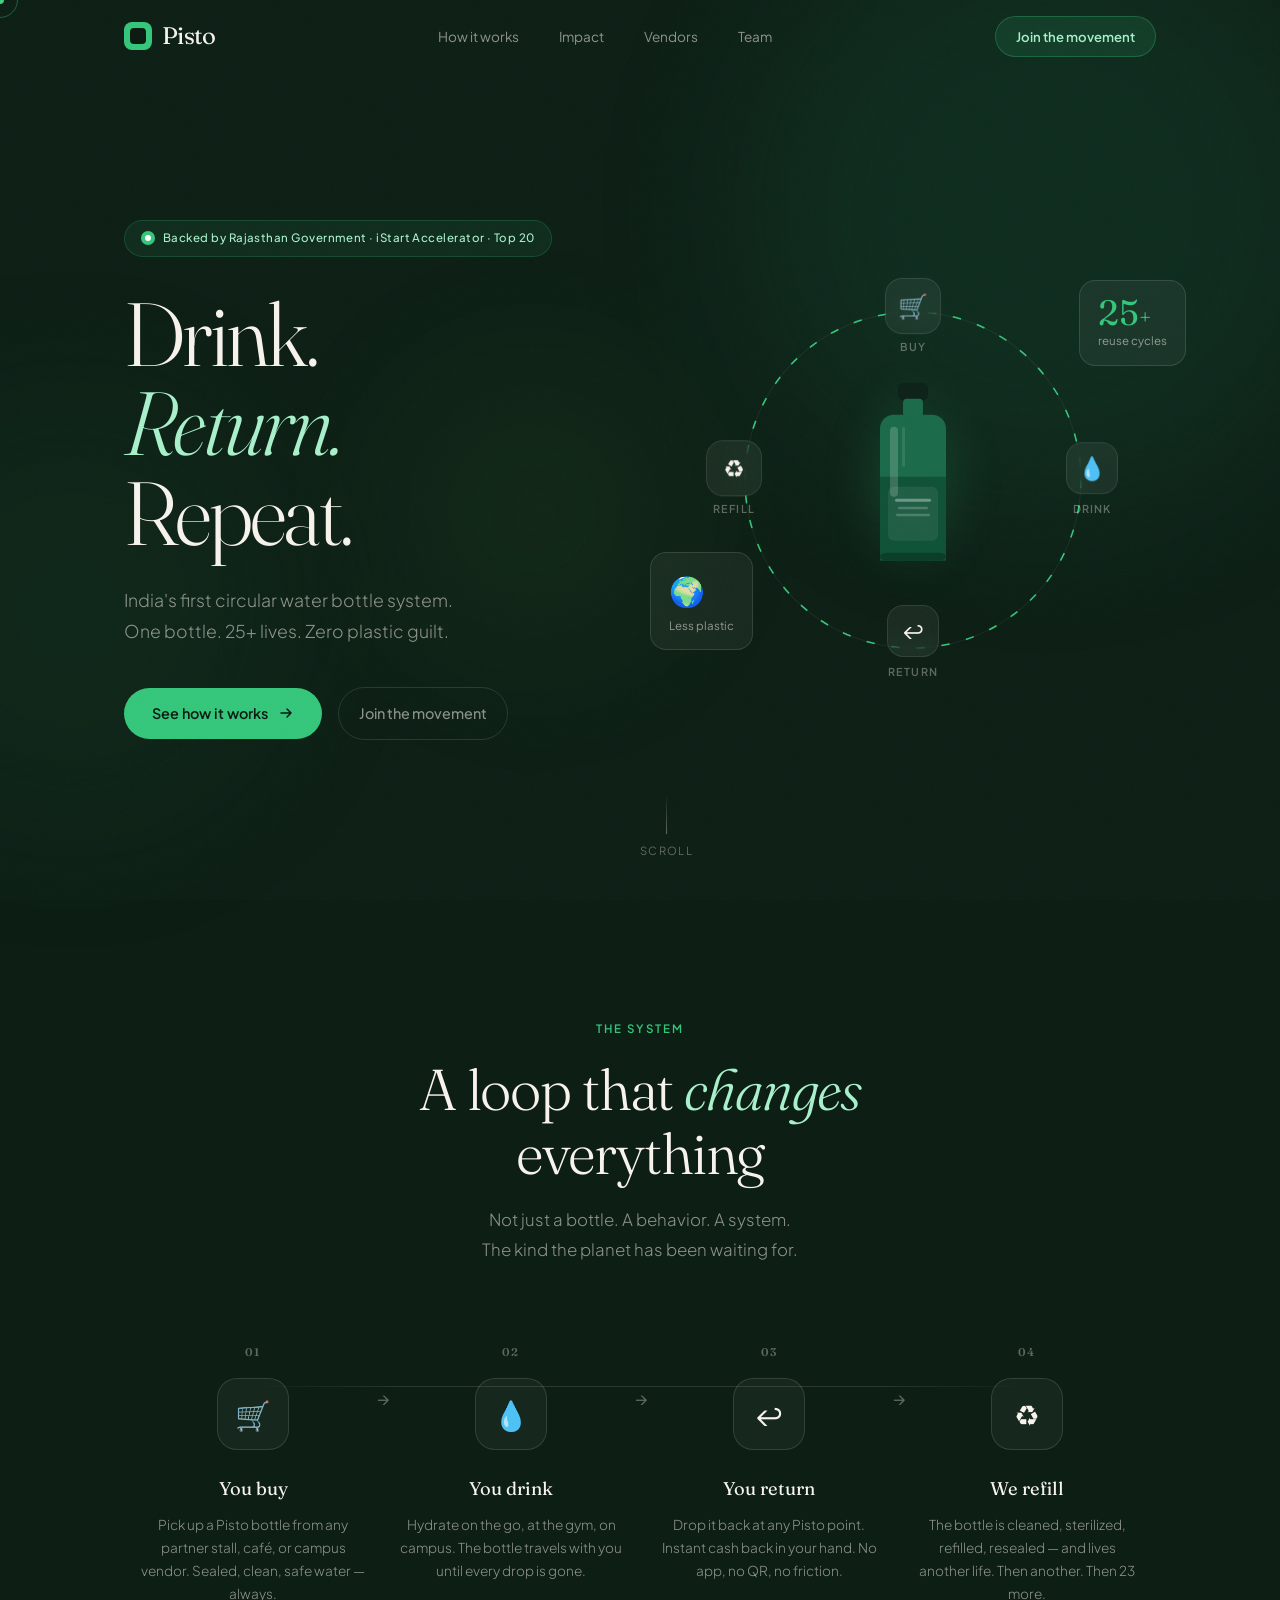
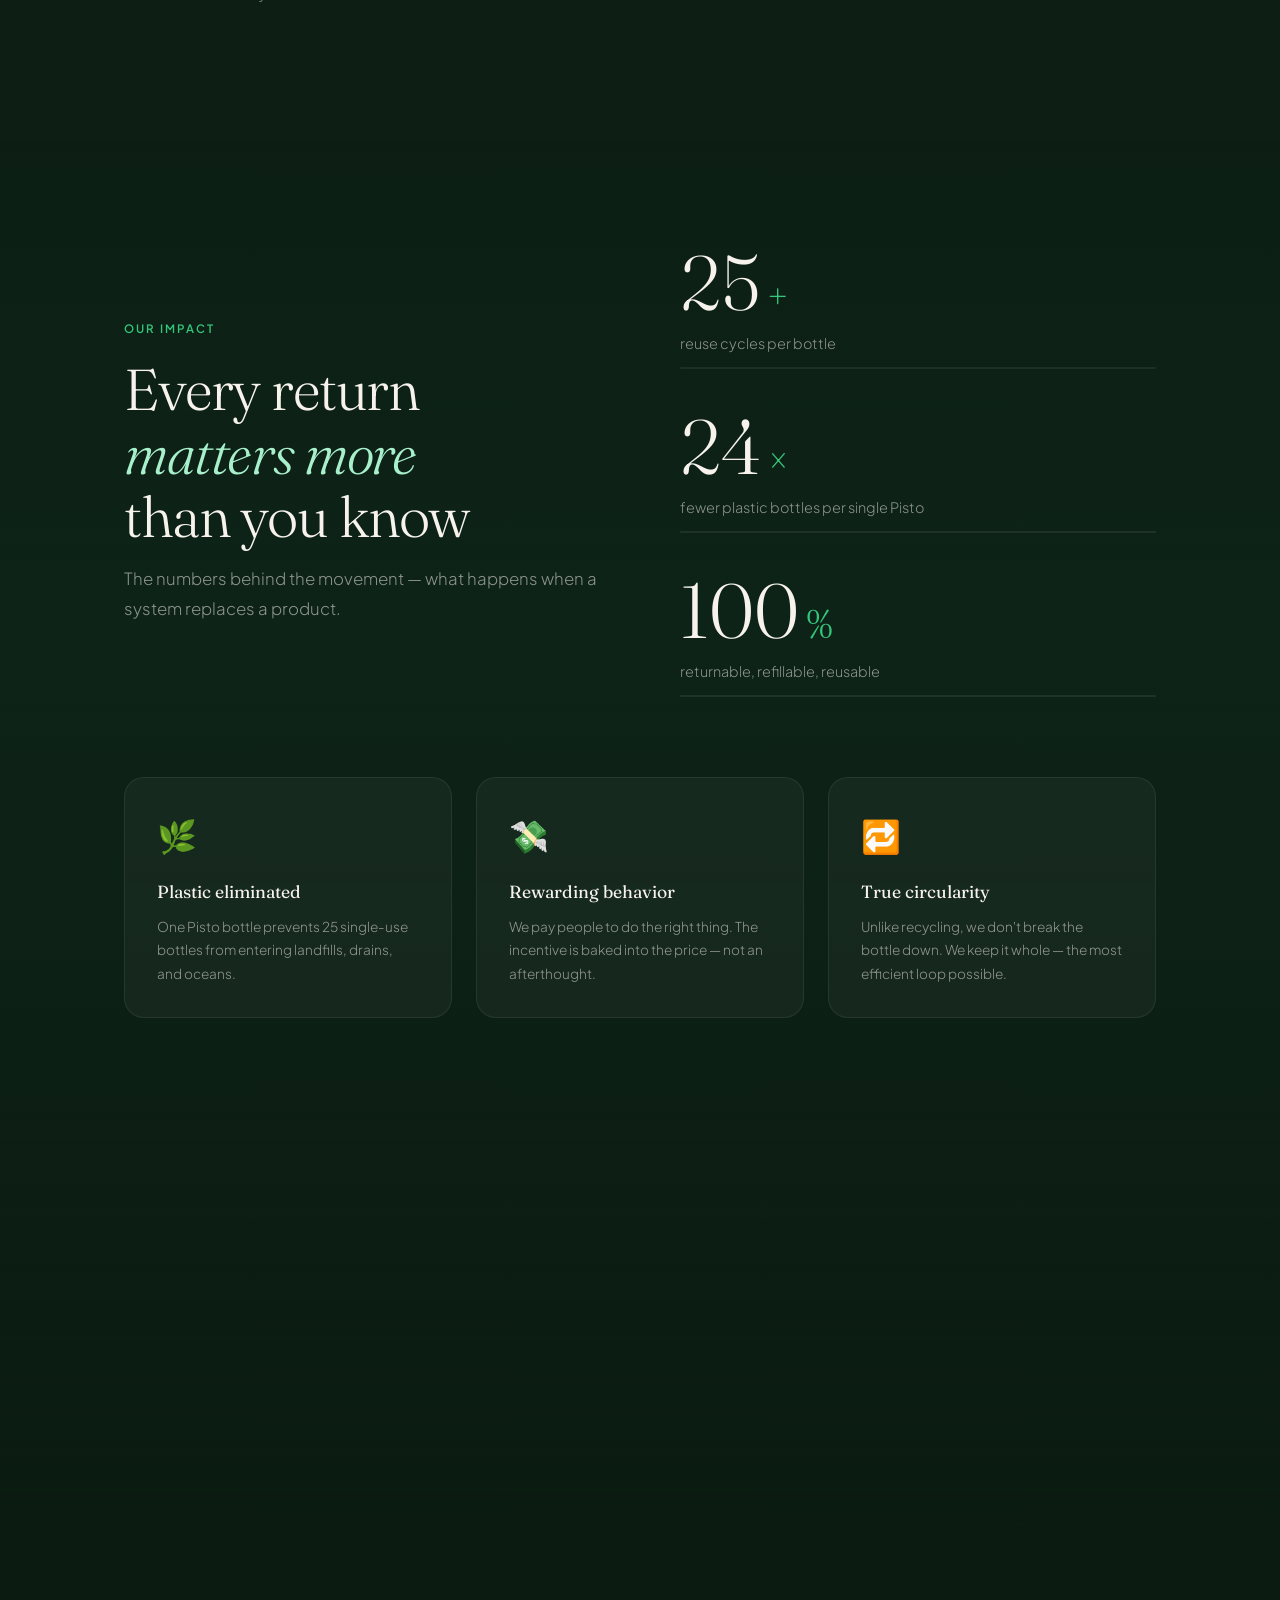
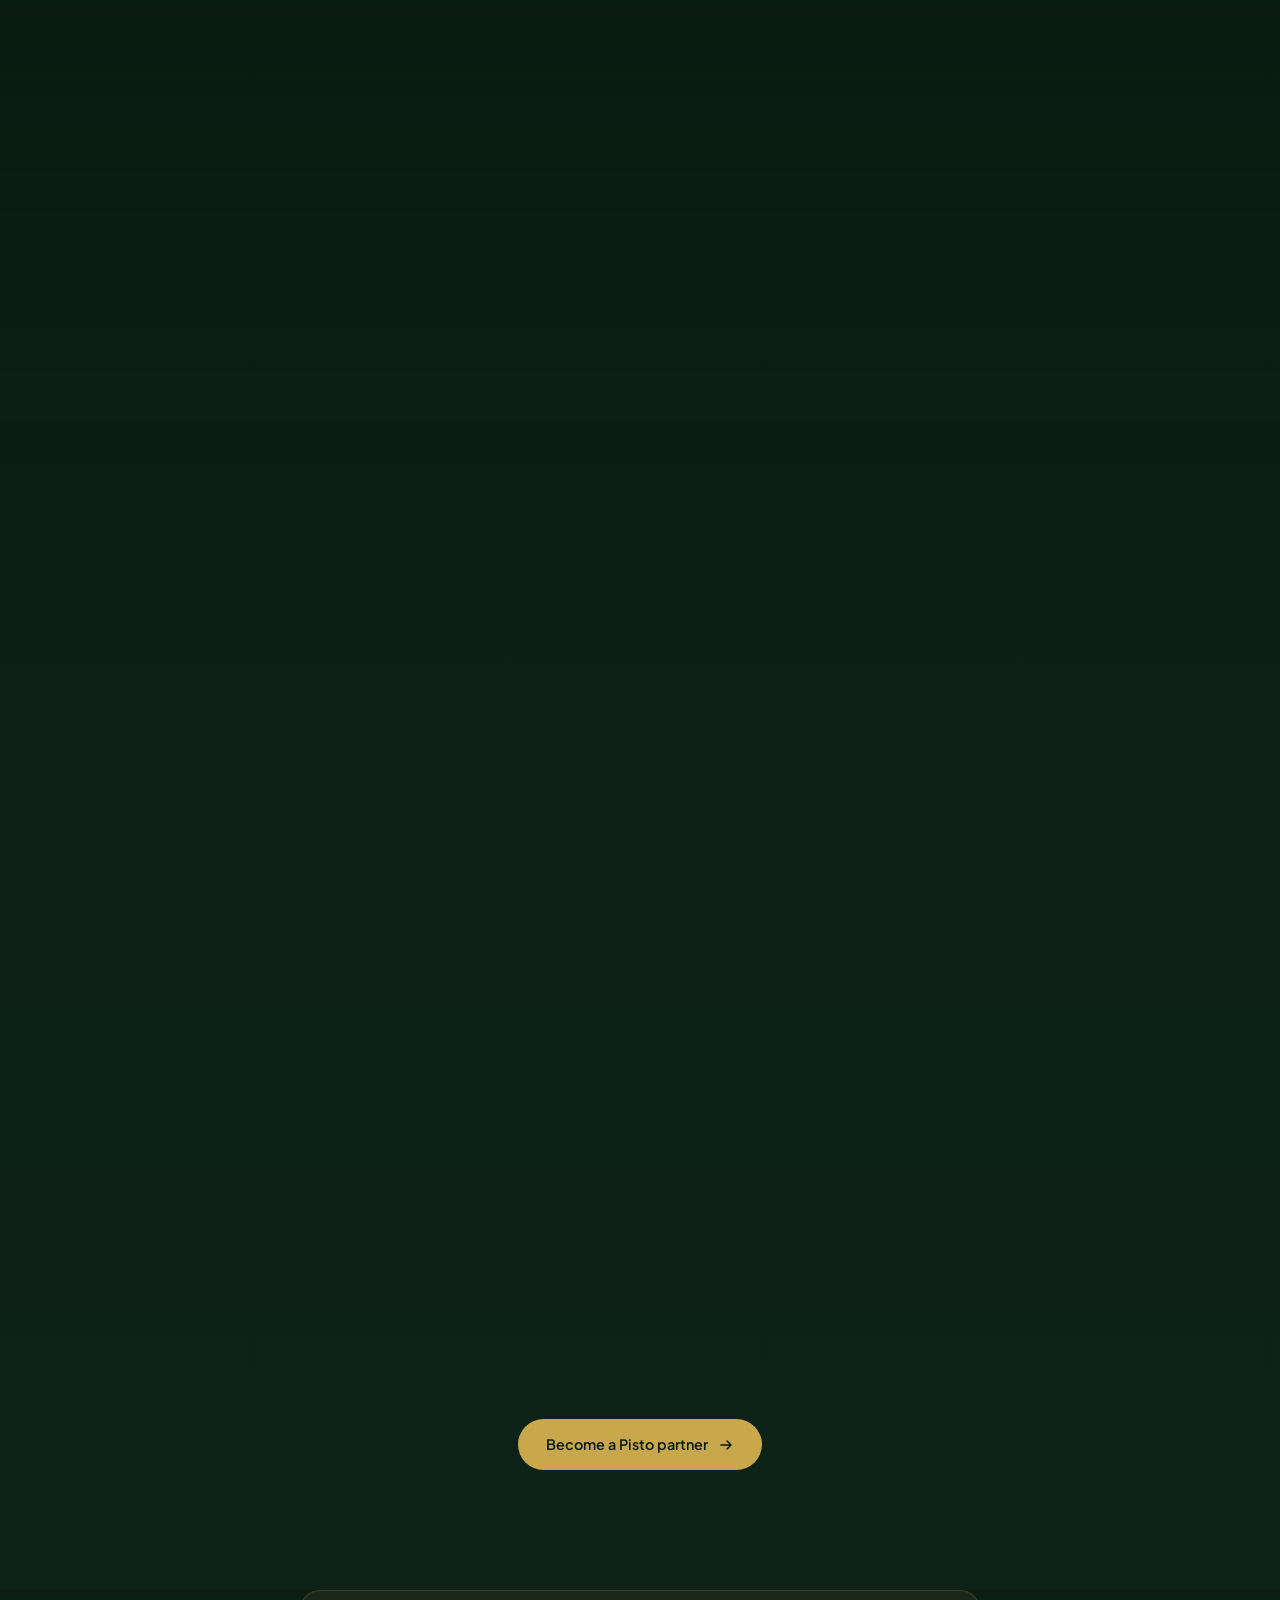
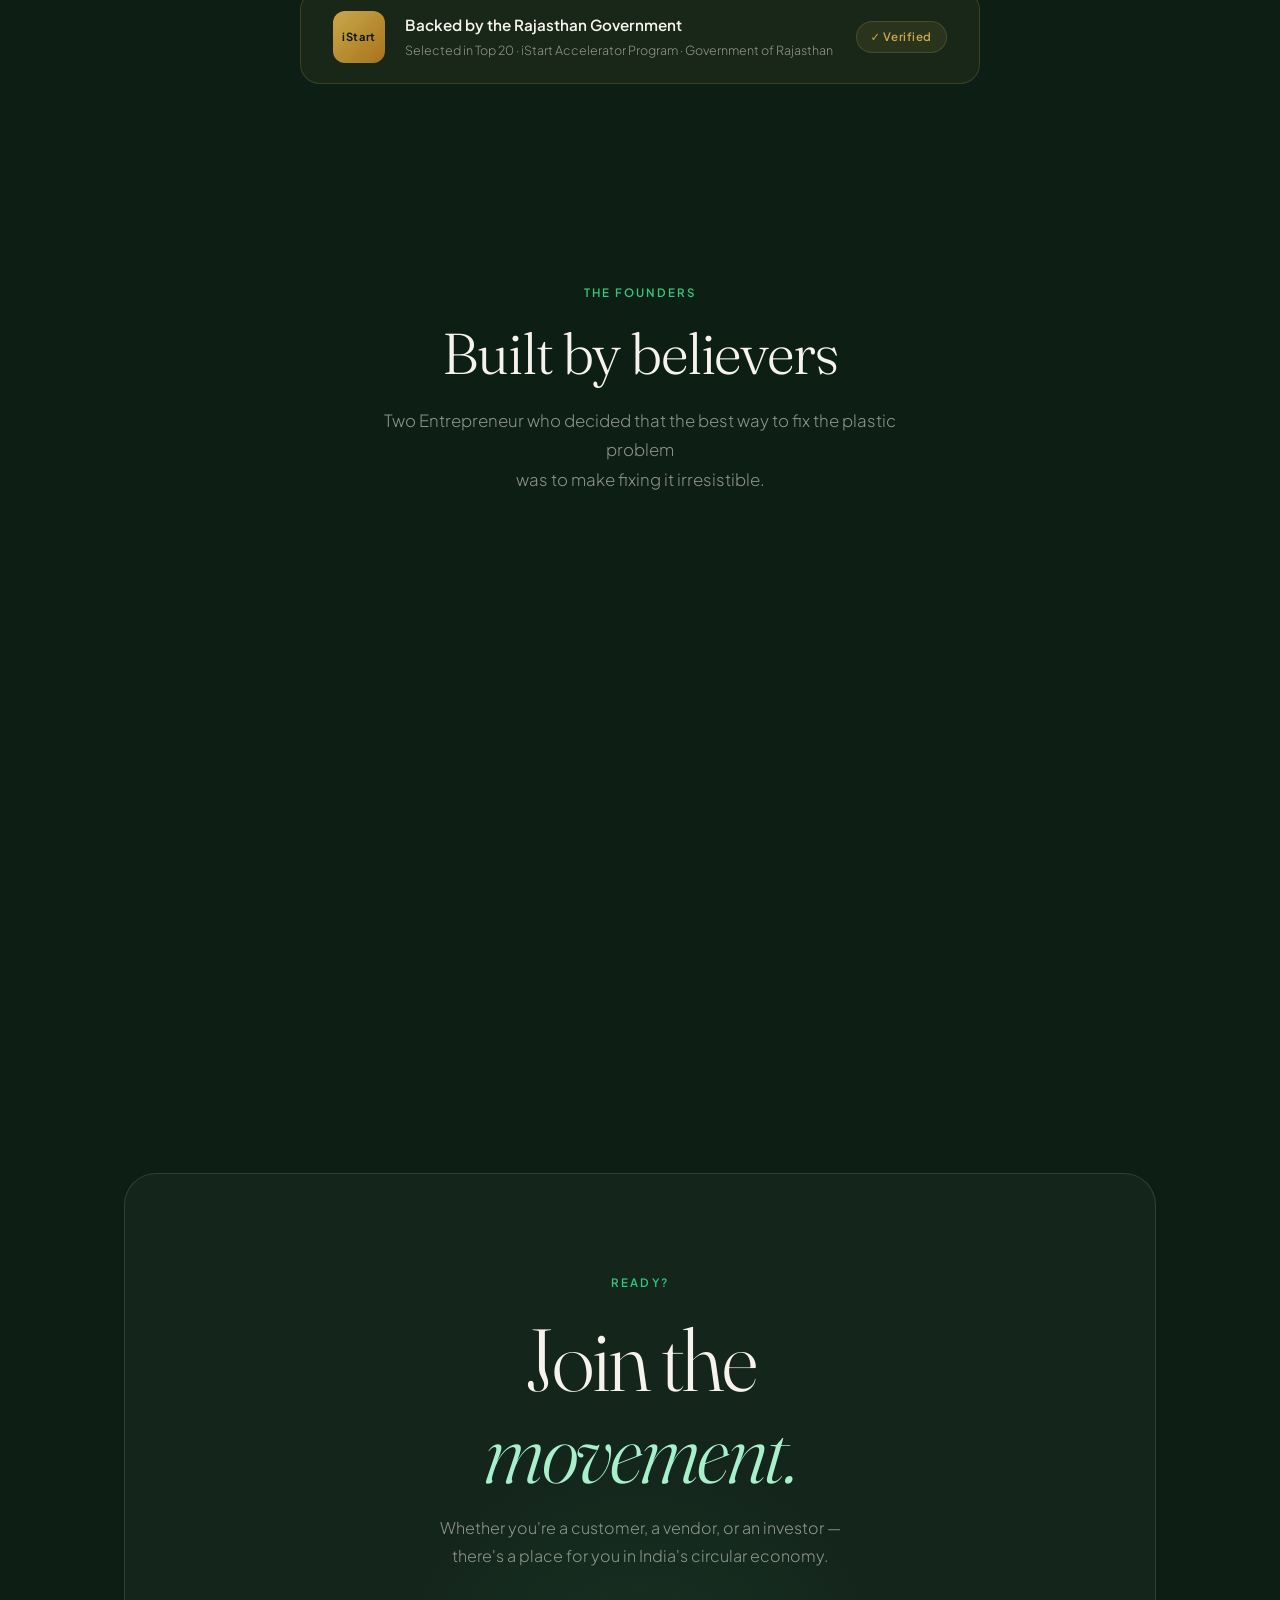
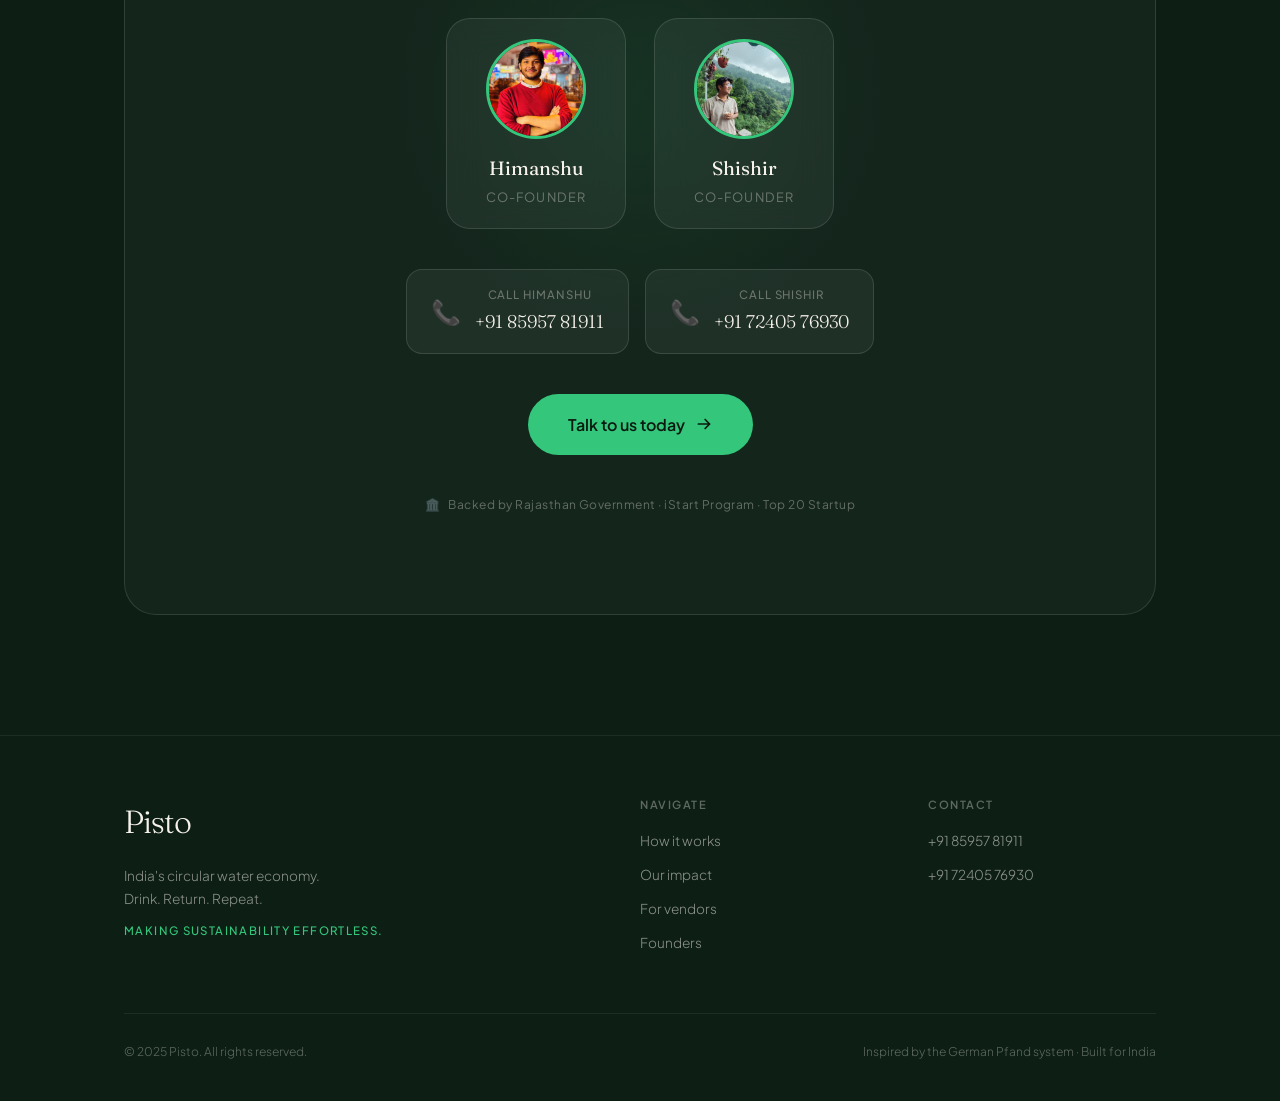
<file: index.html>
<!DOCTYPE html>
<html lang="en">
<head>
  <meta charset="UTF-8" />
  <meta name="viewport" content="width=device-width, initial-scale=1.0" />
  <title>Pisto — India's Circular Water Economy</title>
  <meta name="description" content="Drink. Return. Repeat. Pisto is India's first returnable water bottle system — eliminating single-use plastic one refill at a time." />
<link rel="preconnect" href="https://fonts.googleapis.com" />
<link rel="preconnect" href="https://fonts.gstatic.com" crossorigin />
<link href="https://fonts.googleapis.com/css2?family=Fraunces:ital,opsz,wght@0,9..144,300;0,9..144,400;0,9..144,600;1,9..144,300;1,9..144,400&family=Plus+Jakarta+Sans:wght@300;400;500;600&display=swap" rel="stylesheet" />

<!-- Google tag (gtag.js) -->
<script async src="https://www.googletagmanager.com/gtag/js?id=G-Q8L59DM7B6"></script>

<script>
  window.dataLayer = window.dataLayer || [];

  function gtag(){
    dataLayer.push(arguments);
  }

  gtag('js', new Date());

  gtag('config', 'G-Q8L59DM7B6');
</script>

<style>
/* ═══════════════════════════════════════════════════════
   PISTO — Premium Landing Page Styles
   Direction: Organic Luxury Dark
   ═══════════════════════════════════════════════════════ */

:root {
  --forest:   #0d1f15;
  --deep:     #0a1a10;
  --emerald:  #1a6b4a;
  --green:    #34c77b;
  --green-lt: #a8f0cb;
  --cream:    #f7f3ec;
  --cream-dk: #ede8df;
  --gold:     #c9a84c;
  --gold-lt:  #f0d48a;
  --muted:    rgba(247,243,236,0.55);
  --muted-dk: rgba(247,243,236,0.35);
  --border:   rgba(255,255,255,0.07);
  --border-lt: rgba(255,255,255,0.12);
  --card-bg:  rgba(255,255,255,0.04);

  --font-display: 'Fraunces', Georgia, serif;
  --font-body:    'Plus Jakarta Sans', system-ui, sans-serif;

  --ease-out:   cubic-bezier(0.22, 1, 0.36, 1);
  --ease-in-out: cubic-bezier(0.65, 0, 0.35, 1);
}

/* ─── RESET ─────────────────────────────────────────── */
*, *::before, *::after { box-sizing: border-box; margin: 0; padding: 0; }
html { scroll-behavior: smooth; font-size: 16px; }
body {
  font-family: var(--font-body);
  background: var(--forest);
  color: var(--cream);
  line-height: 1.6;
  overflow-x: hidden;
  -webkit-font-smoothing: antialiased;
}
a { text-decoration: none; color: inherit; }
img { max-width: 100%; display: block; }
ul { list-style: none; }

/* ─── GRAIN ─────────────────────────────────────────── */
.grain {
  position: fixed; inset: 0; z-index: 9999;
  pointer-events: none;
  opacity: 0.028;
  background-image: url("data:image/svg+xml,%3Csvg viewBox='0 0 256 256' xmlns='http://www.w3.org/2000/svg'%3E%3Cfilter id='noise'%3E%3CfeTurbulence type='fractalNoise' baseFrequency='0.9' numOctaves='4' stitchTiles='stitch'/%3E%3C/filter%3E%3Crect width='100%25' height='100%25' filter='url(%23noise)'/%3E%3C/svg%3E");
  background-size: 200px 200px;
}

/* ─── CUSTOM CURSOR ─────────────────────────────────── */
.cursor {
  position: fixed; z-index: 10000;
  width: 8px; height: 8px;
  background: var(--green);
  border-radius: 50%;
  pointer-events: none;
  transform: translate(-50%, -50%);
  transition: transform 0.1s;
  mix-blend-mode: screen;
}
.cursor-follower {
  position: fixed; z-index: 9999;
  width: 36px; height: 36px;
  border: 1px solid rgba(52, 199, 123, 0.4);
  border-radius: 50%;
  pointer-events: none;
  transform: translate(-50%, -50%);
  transition: left 0.14s var(--ease-out), top 0.14s var(--ease-out), width 0.3s, height 0.3s, opacity 0.3s;
}
.cursor-follower.hovered {
  width: 60px; height: 60px;
  border-color: rgba(52, 199, 123, 0.6);
}
@media (hover: none) { .cursor, .cursor-follower { display: none; } }

/* ─── UTILITIES ─────────────────────────────────────── */
.container {
  max-width: 1160px;
  margin: 0 auto;
  padding: 0 5vw;
}
.section { padding: 120px 0; }
.eyebrow {
  font-family: var(--font-body);
  font-size: 0.72rem;
  font-weight: 600;
  letter-spacing: 0.18em;
  text-transform: uppercase;
  color: var(--green);
  margin-bottom: 1.25rem;
}
.section-header { text-align: center; margin-bottom: 80px; }
.section-title {
  font-family: var(--font-display);
  font-size: clamp(2.4rem, 4.5vw, 3.8rem);
  font-weight: 300;
  line-height: 1.1;
  letter-spacing: -0.02em;
  color: var(--cream);
  margin-bottom: 1.25rem;
}
.section-title em {
  font-style: italic;
  color: var(--green-lt);
}
.section-sub {
  font-size: 1.05rem;
  color: var(--muted);
  font-weight: 300;
  line-height: 1.75;
  max-width: 540px;
  margin: 0 auto;
}

/* ─── BUTTONS ────────────────────────────────────────── */
.btn-primary {
  display: inline-flex; align-items: center; gap: 10px;
  background: var(--green);
  color: var(--deep);
  font-family: var(--font-body);
  font-size: 0.9rem; font-weight: 600;
  padding: 14px 28px;
  border-radius: 100px;
  border: none; cursor: pointer;
  transition: all 0.3s var(--ease-out);
  position: relative; overflow: hidden;
}
.btn-primary::before {
  content: '';
  position: absolute; inset: 0;
  background: rgba(255,255,255,0.15);
  transform: translateX(-100%);
  transition: transform 0.4s var(--ease-out);
}
.btn-primary:hover::before { transform: translateX(0); }
.btn-primary:hover { transform: translateY(-2px); box-shadow: 0 12px 40px rgba(52,199,123,0.3); }
.btn-primary:active { transform: translateY(0) scale(0.98); }

.btn-gold {
  background: var(--gold);
  color: var(--deep);
}
.btn-gold:hover { box-shadow: 0 12px 40px rgba(201,168,76,0.35); }

.btn-ghost {
  display: inline-flex; align-items: center; gap: 8px;
  font-size: 0.9rem; font-weight: 500;
  color: var(--muted);
  padding: 14px 20px;
  border-radius: 100px;
  border: 1px solid var(--border-lt);
  transition: all 0.3s var(--ease-out);
  cursor: pointer;
}
.btn-ghost:hover {
  color: var(--cream);
  border-color: rgba(255,255,255,0.25);
  background: var(--card-bg);
}

.btn-large { padding: 18px 40px; font-size: 1rem; }

/* ─── NAV ────────────────────────────────────────────── */
#nav {
  position: fixed; top: 0; left: 0; right: 0; z-index: 1000;
  transition: all 0.4s var(--ease-out);
}
#nav.scrolled {
  background: rgba(13, 31, 21, 0.85);
  backdrop-filter: blur(20px) saturate(1.5);
  border-bottom: 1px solid var(--border);
}
.nav-inner {
  max-width: 1160px;
  margin: 0 auto; padding: 0 5vw;
  height: 72px;
  display: flex; align-items: center; justify-content: space-between;
}
.nav-logo {
  display: flex; align-items: center; gap: 10px;
  font-family: var(--font-display);
  font-size: 1.5rem; font-weight: 400;
  color: var(--cream);
  letter-spacing: -0.03em;
}
.logo-mark {
  width: 28px; height: 28px;
  background: var(--green);
  border-radius: 8px;
  position: relative;
  flex-shrink: 0;
}
.logo-mark::after {
  content: '';
  position: absolute; inset: 6px;
  background: var(--deep);
  border-radius: 4px;
}
.nav-links {
  display: flex; gap: 2.5rem;
}
.nav-links a {
  font-size: 0.85rem; font-weight: 400;
  color: var(--muted);
  transition: color 0.2s;
  position: relative;
}
.nav-links a::after {
  content: '';
  position: absolute; bottom: -3px; left: 0; right: 0;
  height: 1px; background: var(--green);
  transform: scaleX(0); transform-origin: left;
  transition: transform 0.3s var(--ease-out);
}
.nav-links a:hover { color: var(--cream); }
.nav-links a:hover::after { transform: scaleX(1); }

.nav-cta {
  display: inline-flex; align-items: center;
  font-size: 0.82rem; font-weight: 600;
  background: rgba(52,199,123,0.12);
  border: 1px solid rgba(52,199,123,0.3);
  color: var(--green-lt);
  padding: 9px 20px;
  border-radius: 100px;
  transition: all 0.3s var(--ease-out);
}
.nav-cta:hover {
  background: var(--green);
  border-color: var(--green);
  color: var(--deep);
}

.hamburger {
  display: none; flex-direction: column;
  gap: 5px; background: none; border: none; cursor: pointer; padding: 4px;
}
.hamburger span {
  display: block; width: 22px; height: 1.5px;
  background: var(--cream); border-radius: 2px;
  transition: all 0.3s var(--ease-out);
}
.hamburger.open span:first-child { transform: rotate(45deg) translate(4.5px, 4.5px); }
.hamburger.open span:last-child  { transform: rotate(-45deg) translate(4.5px, -4.5px); }

.mobile-menu {
  display: none;
  position: fixed; top: 72px; left: 0; right: 0; z-index: 999;
  background: rgba(10, 26, 16, 0.98);
  backdrop-filter: blur(20px);
  border-bottom: 1px solid var(--border);
  padding: 1.5rem 5vw 2rem;
  transform: translateY(-20px);
  opacity: 0;
  transition: all 0.35s var(--ease-out);
  pointer-events: none;
}
.mobile-menu.open {
  transform: translateY(0); opacity: 1; pointer-events: auto;
}
.mobile-menu ul { display: flex; flex-direction: column; gap: 1rem; }
.mobile-menu a {
  font-size: 1.1rem; color: var(--muted);
  transition: color 0.2s;
}
.mobile-menu a:hover { color: var(--cream); }

/* ─── HERO ───────────────────────────────────────────── */
.hero {
  min-height: 100vh;
  display: grid;
  grid-template-columns: 1fr 1fr;
  align-items: center;
  padding: 140px 5vw 80px;
  max-width: 1160px;
  margin: 0 auto;
  gap: 60px;
  position: relative;
}

.hero-bg-orbs {
  position: fixed; inset: 0; z-index: -1;
  pointer-events: none;
}
.orb {
  position: absolute;
  border-radius: 50%;
  filter: blur(80px);
  opacity: 0.18;
}
.orb-1 {
  width: 600px; height: 600px;
  background: var(--emerald);
  top: -10%; right: -5%;
  animation: orb-drift-1 18s ease-in-out infinite;
}
.orb-2 {
  width: 400px; height: 400px;
  background: #1a4b2e;
  bottom: 10%; left: -10%;
  animation: orb-drift-2 22s ease-in-out infinite;
}
.orb-3 {
  width: 300px; height: 300px;
  background: #4a8f3f;
  top: 40%; left: 30%;
  animation: orb-drift-3 26s ease-in-out infinite;
  opacity: 0.08;
}
@keyframes orb-drift-1 {
  0%,100% { transform: translate(0, 0) scale(1); }
  33%      { transform: translate(-40px, 30px) scale(1.05); }
  66%      { transform: translate(20px, -40px) scale(0.95); }
}
@keyframes orb-drift-2 {
  0%,100% { transform: translate(0, 0); }
  50%      { transform: translate(60px, -40px); }
}
@keyframes orb-drift-3 {
  0%,100% { transform: translate(0, 0) scale(1); }
  50%      { transform: translate(-30px, 30px) scale(1.1); }
}

.hero-content { position: relative; z-index: 1; }
.hero-badge {
  display: inline-flex; align-items: center; gap: 8px;
  font-size: 0.72rem; font-weight: 500; letter-spacing: 0.04em;
  color: var(--green-lt);
  background: rgba(52,199,123,0.08);
  border: 1px solid rgba(52,199,123,0.2);
  padding: 8px 16px;
  border-radius: 100px;
  margin-bottom: 2rem;
}

.hero-title {
  font-family: var(--font-display);
  font-size: clamp(3.5rem, 7vw, 6rem);
  font-weight: 300;
  line-height: 1.0;
  letter-spacing: -0.03em;
  color: var(--cream);
  margin-bottom: 1.75rem;
}
.hero-title .line { display: block; }
.hero-title .italic { font-style: italic; color: var(--green-lt); }

.hero-sub {
  font-size: 1.1rem;
  color: var(--muted);
  line-height: 1.75;
  font-weight: 300;
  margin-bottom: 2.5rem;
  max-width: 400px;
}

.hero-actions { display: flex; gap: 1rem; align-items: center; flex-wrap: wrap; }

/* ─── LOOP VISUAL ────────────────────────────────────── */
.hero-visual {
  position: relative;
  display: flex; align-items: center; justify-content: center;
  height: 500px;
}

.loop-ring {
  position: relative;
  width: 420px; height: 420px;
}

.loop-track {
  position: absolute; inset: 0;
}

.loop-svg {
  width: 100%; height: 100%;
}

.loop-dash {
  animation: loop-spin 20s linear infinite;
  transform-origin: 200px 200px;
}
@keyframes loop-spin {
  from { stroke-dashoffset: 0; }
  to   { stroke-dashoffset: -120; }
}

.bottle-center {
  position: absolute; top: 50%; left: 50%;
  transform: translate(-50%, -50%);
  animation: bottle-float 5s ease-in-out infinite;
  z-index: 2;
}
@keyframes bottle-float {
  0%,100% { transform: translate(-50%, -50%) translateY(0); }
  50%      { transform: translate(-50%, -50%) translateY(-14px); }
}

.bottle-glow {
  position: absolute; top: 50%; left: 50%;
  transform: translate(-50%, -50%);
  width: 120px; height: 200px;
  background: radial-gradient(ellipse at center, rgba(52,199,123,0.25) 0%, transparent 70%);
  filter: blur(20px);
  z-index: -1;
  animation: glow-pulse 5s ease-in-out infinite;
}
@keyframes glow-pulse {
  0%,100% { opacity: 0.6; transform: translate(-50%, -50%) scale(1); }
  50%      { opacity: 1; transform: translate(-50%, -50%) scale(1.2); }
}

.orbit-node {
  position: absolute;
  display: flex; flex-direction: column; align-items: center; gap: 6px;
  z-index: 3;
}
.node-buy    { top: 10px; left: 50%; transform: translateX(-50%); }
.node-drink  { right: 5px; top: 50%; transform: translateY(-50%); }
.node-return { bottom: 10px; left: 50%; transform: translateX(-50%); }
.node-refill { left: 5px; top: 50%; transform: translateY(-50%); }

.node-icon {
  width: 52px; height: 52px;
  background: rgba(255,255,255,0.06);
  border: 1px solid rgba(255,255,255,0.10);
  border-radius: 16px;
  display: flex; align-items: center; justify-content: center;
  font-size: 1.4rem;
  backdrop-filter: blur(10px);
  transition: all 0.3s var(--ease-out);
}
.orbit-node:hover .node-icon {
  background: rgba(52,199,123,0.15);
  border-color: rgba(52,199,123,0.35);
  transform: scale(1.1);
}

.node-label {
  font-size: 0.68rem; font-weight: 600;
  letter-spacing: 0.1em; text-transform: uppercase;
  color: var(--muted-dk);
}

.float-card {
  position: absolute;
  background: rgba(255,255,255,0.05);
  border: 1px solid var(--border-lt);
  border-radius: 16px;
  padding: 14px 18px;
  backdrop-filter: blur(16px);
  z-index: 4;
}
.fc-1 {
  top: 50px; right: -30px;
  animation: fc-float-1 5.5s ease-in-out infinite;
}
.fc-2 {
  bottom: 80px; left: -20px;
  animation: fc-float-2 6s ease-in-out infinite;
}
@keyframes fc-float-1 {
  0%,100% { transform: translateY(0); }
  50%      { transform: translateY(-10px); }
}
@keyframes fc-float-2 {
  0%,100% { transform: translateY(0); }
  50%      { transform: translateY(8px); }
}
.fc-num {
  font-family: var(--font-display);
  font-size: 2.2rem; font-weight: 400;
  color: var(--green);
  line-height: 1;
}
.fc-num span { font-size: 1.4rem; }
.fc-label {
  font-size: 0.72rem; color: var(--muted); font-weight: 400;
  margin-top: 2px;
}
.fc-icon { font-size: 1.8rem; margin-bottom: 4px; }

.scroll-hint {
  position: absolute; bottom: 40px; left: 50%;
  transform: translateX(-50%);
  display: flex; flex-direction: column; align-items: center; gap: 8px;
  color: var(--muted-dk); font-size: 0.7rem; letter-spacing: 0.12em; text-transform: uppercase;
  grid-column: 1 / -1;
  margin-top: auto;
}
.scroll-line {
  width: 1px; height: 40px;
  background: linear-gradient(to bottom, transparent, var(--muted-dk));
  animation: scroll-line 2s ease-in-out infinite;
}
@keyframes scroll-line {
  0%,100% { opacity: 0.4; transform: scaleY(1); }
  50%      { opacity: 1; transform: scaleY(1.1); }
}

/* ─── HOW IT WORKS ───────────────────────────────────── */
.how-section { background: transparent; }

.steps-track {
  display: grid;
  grid-template-columns: repeat(4, 1fr);
  gap: 0;
  position: relative;
  margin-top: 20px;
}

.steps-line {
  position: absolute;
  top: 42px; left: 12%; right: 12%;
  height: 1px;
  background: linear-gradient(to right, transparent, var(--border-lt) 20%, var(--border-lt) 80%, transparent);
  z-index: 0;
}

.step-item {
  display: flex; flex-direction: column; align-items: center;
  text-align: center; padding: 0 16px;
  position: relative; z-index: 1;
}

.step-num {
  font-family: var(--font-display);
  font-size: 0.7rem; font-weight: 600;
  color: var(--muted-dk); letter-spacing: 0.1em;
  margin-bottom: 1rem;
}

.step-icon-wrap {
  width: 72px; height: 72px;
  background: rgba(255,255,255,0.04);
  border: 1px solid var(--border-lt);
  border-radius: 20px;
  display: flex; align-items: center; justify-content: center;
  margin-bottom: 1.5rem;
  transition: all 0.4s var(--ease-out);
  position: relative;
}
.step-icon-wrap::after {
  content: '';
  position: absolute; inset: -1px;
  border-radius: 20px;
  background: linear-gradient(135deg, rgba(52,199,123,0.3), transparent);
  opacity: 0;
  transition: opacity 0.4s;
}
.step-item:hover .step-icon-wrap {
  background: rgba(52,199,123,0.08);
  border-color: rgba(52,199,123,0.3);
  transform: translateY(-4px);
}
.step-item:hover .step-icon-wrap::after { opacity: 1; }

.step-icon { font-size: 1.8rem; position: relative; z-index: 1; }

.step-body h3 {
  font-family: var(--font-display);
  font-size: 1.15rem; font-weight: 400;
  color: var(--cream);
  margin-bottom: 0.6rem;
}
.step-body p {
  font-size: 0.85rem; color: var(--muted); line-height: 1.7; font-weight: 300;
}

.step-arrow {
  position: absolute;
  right: -8px; top: 40px;
  color: var(--muted-dk); font-size: 1.1rem;
  z-index: 2;
}
.step-last .step-arrow { display: none; }

/* ─── IMPACT ─────────────────────────────────────────── */
.impact-section {
  background: linear-gradient(180deg, transparent 0%, rgba(26, 107, 74, 0.06) 50%, transparent 100%);
}

.impact-layout {
  display: grid; grid-template-columns: 1fr 1fr;
  gap: 80px; align-items: center;
  margin-bottom: 80px;
}
.impact-left .section-title { text-align: left; margin-bottom: 1rem; }
.impact-left .section-sub { margin: 0; text-align: left; }

.impact-right { display: flex; flex-direction: column; gap: 2.5rem; }

.impact-stat { position: relative; }
.stat-number {
  font-family: var(--font-display);
  font-size: clamp(3.5rem, 6vw, 5.5rem);
  font-weight: 300;
  color: var(--cream);
  line-height: 1;
  display: inline-block;
}
.stat-plus {
  display: inline-block;
  font-family: var(--font-display);
  font-size: 2.5rem; font-weight: 300;
  color: var(--green);
  margin-left: 4px;
}
.stat-label {
  display: block;
  font-size: 0.9rem; color: var(--muted); font-weight: 300;
  margin-top: 4px; margin-bottom: 12px;
}
.stat-bar {
  height: 2px;
  background: rgba(255,255,255,0.07);
  border-radius: 2px;
  overflow: hidden;
}
.stat-bar-fill {
  height: 100%;
  background: linear-gradient(to right, var(--emerald), var(--green));
  border-radius: 2px;
  width: 0;
  transition: width 1.5s var(--ease-out);
}
.impact-stat.counted .stat-bar-fill {
  /* width already set inline */
  width: var(--bar-w, 100%);
}

.impact-cards {
  display: grid; grid-template-columns: repeat(3, 1fr);
  gap: 24px;
}
.impact-card {
  background: var(--card-bg);
  border: 1px solid var(--border);
  border-radius: 20px;
  padding: 2rem;
  transition: all 0.4s var(--ease-out);
  position: relative; overflow: hidden;
}
.impact-card::before {
  content: '';
  position: absolute; bottom: 0; left: 0; right: 0; height: 2px;
  background: linear-gradient(to right, var(--emerald), var(--green));
  transform: scaleX(0); transform-origin: left;
  transition: transform 0.5s var(--ease-out);
}
.impact-card:hover { background: rgba(255,255,255,0.06); border-color: var(--border-lt); transform: translateY(-4px); }
.impact-card:hover::before { transform: scaleX(1); }
.ic-icon { font-size: 2rem; margin-bottom: 1rem; }
.impact-card h4 {
  font-family: var(--font-display);
  font-size: 1.1rem; font-weight: 400;
  color: var(--cream); margin-bottom: 0.6rem;
}
.impact-card p { font-size: 0.85rem; color: var(--muted); line-height: 1.7; font-weight: 300; }

/* ─── STORY ──────────────────────────────────────────── */
.story-section {
  background: linear-gradient(180deg, transparent 0%, rgba(10,26,16,0.8) 50%, transparent 100%);
}

.story-layout {
  display: grid; grid-template-columns: 1fr 1fr;
  gap: 100px; align-items: center;
}

.cycle-diagram {
  width: 340px; height: 340px;
  position: relative; margin: 0 auto;
}
.cycle-center {
  position: absolute; top: 50%; left: 50%;
  transform: translate(-50%, -50%);
  text-align: center; z-index: 2;
}
.cycle-num {
  font-family: var(--font-display);
  font-size: 5rem; font-weight: 300;
  color: var(--green);
  display: block; line-height: 1;
}
.cycle-sub {
  font-size: 0.7rem; letter-spacing: 0.2em; text-transform: uppercase;
  color: var(--muted-dk); font-weight: 500;
}
.cycle-ring {
  position: absolute; border-radius: 50%;
  border: 1px solid rgba(52,199,123,0.15);
  top: 50%; left: 50%;
}
.cycle-ring-outer {
  width: 320px; height: 320px;
  transform: translate(-50%, -50%);
  border-color: rgba(52,199,123,0.12);
  animation: ring-spin 30s linear infinite;
}
.cycle-ring-inner {
  width: 220px; height: 220px;
  transform: translate(-50%, -50%);
  border-color: rgba(52,199,123,0.2);
  border-style: dashed;
  animation: ring-spin 20s linear infinite reverse;
}
@keyframes ring-spin {
  from { transform: translate(-50%, -50%) rotate(0deg); }
  to   { transform: translate(-50%, -50%) rotate(360deg); }
}

.cycle-labels { position: absolute; inset: 0; }
.cl {
  position: absolute;
  font-size: 0.7rem; font-weight: 600; letter-spacing: 0.1em; text-transform: uppercase;
  color: var(--muted);
  background: rgba(13,31,21,0.9);
  padding: 4px 10px; border-radius: 20px;
  border: 1px solid var(--border);
}
.cl-top    { top: 0; left: 50%; transform: translateX(-50%); }
.cl-right  { right: 0; top: 50%; transform: translateY(-50%); }
.cl-bottom { bottom: 0; left: 50%; transform: translateX(-50%); }
.cl-left   { left: 0; top: 50%; transform: translateY(-50%); }

.story-content .section-title { text-align: left; margin-bottom: 1rem; }
.story-body {
  font-size: 0.98rem; color: var(--muted); line-height: 1.85;
  font-weight: 300; margin-bottom: 1.25rem;
}
.story-quote {
  margin-top: 2.5rem;
  padding: 1.5rem 1.75rem;
  border-left: 2px solid var(--green);
  background: rgba(52,199,123,0.05);
  border-radius: 0 12px 12px 0;
}
.story-quote blockquote {
  font-family: var(--font-display);
  font-size: 1.05rem; font-style: italic;
  color: var(--green-lt); font-weight: 300;
  line-height: 1.6;
}

/* ─── VENDORS ────────────────────────────────────────── */
.vendor-section {
  background: linear-gradient(180deg, transparent 0%, rgba(26,107,74,0.05) 100%);
}

.vendor-grid {
  display: grid; grid-template-columns: repeat(3, 1fr);
  gap: 20px;
}
.vendor-card {
  background: var(--card-bg);
  border: 1px solid var(--border);
  border-radius: 20px;
  padding: 2rem;
  transition: all 0.4s var(--ease-out);
  cursor: default;
}
.vendor-card:hover {
  background: rgba(255,255,255,0.055);
  border-color: rgba(201,168,76,0.25);
  transform: translateY(-3px);
  box-shadow: 0 20px 60px rgba(0,0,0,0.3);
}
.vc-icon { font-size: 2rem; margin-bottom: 1.25rem; display: block; }
.vendor-card h3 {
  font-family: var(--font-display);
  font-size: 1.1rem; font-weight: 400;
  color: var(--cream); margin-bottom: 0.6rem;
}
.vendor-card p { font-size: 0.85rem; color: var(--muted); line-height: 1.7; font-weight: 300; }

.vendor-cta { text-align: center; margin-top: 60px; }

/* ─── TRUST ──────────────────────────────────────────── */
.trust-section { padding: 0 0 80px; }
.trust-inner { display: flex; justify-content: center; }
.trust-badge-large {
  display: flex; align-items: center; gap: 20px;
  background: rgba(201,168,76,0.06);
  border: 1px solid rgba(201,168,76,0.2);
  border-radius: 20px;
  padding: 20px 32px;
  max-width: 680px; width: 100%;
}
.tb-logo {
  width: 52px; height: 52px; flex-shrink: 0;
  background: linear-gradient(135deg, var(--gold), #a8731a);
  border-radius: 12px;
  display: flex; align-items: center; justify-content: center;
  font-size: 0.7rem; font-weight: 700; letter-spacing: 0.05em;
  color: var(--deep);
}
.tb-content { flex: 1; }
.tb-title { font-weight: 600; font-size: 0.95rem; color: var(--cream); margin-bottom: 3px; }
.tb-sub { font-size: 0.78rem; color: var(--muted); font-weight: 300; }
.tb-seal {
  font-size: 0.72rem; font-weight: 600; letter-spacing: 0.05em;
  color: var(--gold);
  background: rgba(201,168,76,0.1);
  border: 1px solid rgba(201,168,76,0.2);
  padding: 6px 14px; border-radius: 100px;
  flex-shrink: 0;
}

/* ─── TEAM ───────────────────────────────────────────── */
.team-section { }
.team-grid {
  display: grid; grid-template-columns: 1fr 1fr;
  gap: 32px;
}
.team-card {
  background: var(--card-bg);
  border: 1px solid var(--border);
  border-radius: 24px;
  padding: 2.5rem;
  display: grid; grid-template-columns: auto 1fr;
  gap: 28px; align-items: start;
  transition: all 0.4s var(--ease-out);
  position: relative; overflow: hidden;
}
.team-card::before {
  content: '';
  position: absolute; top: 0; left: 0; right: 0; height: 1px;
  background: linear-gradient(to right, transparent, rgba(52,199,123,0.4), transparent);
  opacity: 0; transition: opacity 0.4s;
}
.team-card:hover {
  border-color: var(--border-lt);
  transform: translateY(-4px);
  box-shadow: 0 30px 80px rgba(0,0,0,0.35);
}
.team-card:hover::before { opacity: 1; }

.tc-avatar {
  position: relative; flex-shrink: 0;
}
.tc-avatar-inner {
  width: 72px; height: 72px;
  background: linear-gradient(135deg, var(--emerald), #0f5237);
  border-radius: 20px;
  display: flex; align-items: center; justify-content: center;
  font-family: var(--font-display);
  font-size: 1.8rem; font-weight: 300;
  color: var(--green-lt);
  position: relative; z-index: 1;
}
.tc-avatar-ring {
  position: absolute; inset: -4px;
  border: 1px solid rgba(52,199,123,0.2);
  border-radius: 24px;
  transition: all 0.4s var(--ease-out);
}
.team-card:hover .tc-avatar-ring {
  inset: -6px;
  border-color: rgba(52,199,123,0.4);
}

.tc-name {
  font-family: var(--font-display);
  font-size: 1.4rem; font-weight: 300;
  color: var(--cream); margin-bottom: 3px;
}
.tc-role {
  font-size: 0.75rem; font-weight: 600;
  letter-spacing: 0.1em; text-transform: uppercase;
  color: var(--green); margin-bottom: 1rem;
}
.tc-bio {
  font-size: 0.875rem; color: var(--muted); line-height: 1.75; font-weight: 300;
  margin-bottom: 1.25rem;
}
.tc-tags {
  display: flex; flex-wrap: wrap; gap: 6px;
}
.tc-tags span {
  font-size: 0.68rem; font-weight: 600; letter-spacing: 0.06em; text-transform: uppercase;
  color: var(--muted-dk);
  background: rgba(255,255,255,0.05);
  border: 1px solid var(--border);
  padding: 4px 12px; border-radius: 100px;
}

/* ─── CTA ────────────────────────────────────────────── */
.cta-section {
  position: relative;
}
.cta-inner {
  text-align: center;
  background: rgba(255,255,255,0.03);
  border: 1px solid var(--border-lt);
  border-radius: 32px;
  padding: 100px 60px;
  position: relative; overflow: hidden;
}
.cta-bg-orb {
  position: absolute; top: 50%; left: 50%;
  transform: translate(-50%, -50%);
  width: 500px; height: 500px;
  background: radial-gradient(circle, rgba(52,199,123,0.08) 0%, transparent 70%);
  pointer-events: none;
}

.cta-title {
  font-family: var(--font-display);
  font-size: clamp(3rem, 7vw, 5.5rem);
  font-weight: 300; line-height: 1.05;
  letter-spacing: -0.03em;
  color: var(--cream);
  margin: 1rem 0;
}
.cta-title em { font-style: italic; color: var(--green-lt); }
.cta-sub {
  font-size: 1rem; color: var(--muted); font-weight: 300;
  line-height: 1.75; margin-bottom: 3rem;
}
    /* FOUNDERS */
.founders{
  display:flex;
  justify-content:center;
  gap:28px;
  margin:0 0 40px;
  flex-wrap:wrap;
}

.founder-card{
  width:180px;
  text-align:center;
  background:rgba(255,255,255,0.05);
  border:1px solid var(--border-lt);
  border-radius:24px;
  padding:20px;
  backdrop-filter:blur(16px);
  transition:all 0.35s var(--ease-out);
}

.founder-card:hover{
  transform:translateY(-6px);
  border-color:rgba(52,199,123,0.35);
  background:rgba(52,199,123,0.08);
}

.founder-card img{
  width:100px;
  height:100px;
  object-fit:cover;
  border-radius:50%;
  margin:0 auto 14px;
  border:3px solid var(--green);
}

.founder-card h4{
  font-family:var(--font-display);
  font-size:1.2rem;
  font-weight:400;
  color:var(--cream);
  margin-bottom:4px;
}

.founder-card p{
  font-size:0.8rem;
  letter-spacing:0.08em;
  text-transform:uppercase;
  color:var(--muted-dk);
}

.contact-cards {
  display: flex; gap: 16px; justify-content: center;
  flex-wrap: wrap; margin-bottom: 2.5rem;
}
.contact-card {
  display: flex; align-items: center; gap: 14px;
  background: rgba(255,255,255,0.05);
  border: 1px solid var(--border-lt);
  border-radius: 16px;
  padding: 16px 24px;
  transition: all 0.3s var(--ease-out);
  cursor: pointer;
}
.contact-card:hover {
  background: rgba(52,199,123,0.08);
  border-color: rgba(52,199,123,0.3);
  transform: translateY(-2px);
}
.cc-icon { font-size: 1.5rem; }
.cc-label { font-size: 0.72rem; letter-spacing: 0.08em; text-transform: uppercase; color: var(--muted-dk); font-weight: 500; margin-bottom: 3px; }
.cc-num { font-family: var(--font-display); font-size: 1.15rem; font-weight: 300; color: var(--cream); }

.cta-actions { margin-bottom: 2.5rem; }
.trust-line {
  display: flex; align-items: center; justify-content: center; gap: 8px;
  font-size: 0.75rem; color: var(--muted-dk); font-weight: 400;
  letter-spacing: 0.04em;
}

/* ─── FOOTER ─────────────────────────────────────────── */
footer {
  border-top: 1px solid var(--border);
  padding: 60px 0 40px;
}
.footer-inner {
  display: grid; grid-template-columns: 2fr 1fr 1fr;
  gap: 60px; margin-bottom: 60px;
}
.footer-logo {
  font-family: var(--font-display);
  font-size: 2rem; font-weight: 300;
  color: var(--cream); margin-bottom: 1rem;
  letter-spacing: -0.03em;
}
.footer-brand p {
  font-size: 0.85rem; color: var(--muted); line-height: 1.7; font-weight: 300; margin-bottom: 0.75rem;
}
.footer-tagline {
  font-size: 0.72rem; letter-spacing: 0.12em; text-transform: uppercase;
  color: var(--green); font-weight: 500;
}
.footer-links-group { display: flex; flex-direction: column; gap: 0.75rem; }
.flg-title {
  font-size: 0.7rem; letter-spacing: 0.14em; text-transform: uppercase;
  color: var(--muted-dk); font-weight: 600;
  margin-bottom: 0.25rem;
}
.footer-links-group a {
  font-size: 0.85rem; color: var(--muted); font-weight: 300;
  transition: color 0.2s;
}
.footer-links-group a:hover { color: var(--cream); }
.footer-bottom {
  border-top: 1px solid var(--border);
  padding-top: 28px;
  display: flex; justify-content: space-between; align-items: center;
  flex-wrap: wrap; gap: 1rem;
  font-size: 0.75rem; color: var(--muted-dk); font-weight: 300;
}

/* ─── ANIMATIONS ─────────────────────────────────────── */
.reveal-up {
  opacity: 0;
  transform: translateY(36px);
  transition: opacity 0.8s var(--ease-out), transform 0.8s var(--ease-out);
}
.reveal-up.visible {
  opacity: 1; transform: translateY(0);
}
.reveal-scale {
  opacity: 0;
  transform: scale(0.92);
  transition: opacity 0.9s var(--ease-out), transform 0.9s var(--ease-out);
}
.reveal-scale.visible {
  opacity: 1; transform: scale(1);
}

/* ─── RESPONSIVE ─────────────────────────────────────── */
@media (max-width: 1024px) {
  .hero { grid-template-columns: 1fr; text-align: center; padding-top: 130px; }
  .hero-content { order: 2; }
  .hero-visual { order: 1; height: 380px; }
  .hero-sub { margin: 0 auto 2.5rem; }
  .hero-actions { justify-content: center; }
  .loop-ring { width: 340px; height: 340px; }
  .hero-title { font-size: clamp(3rem, 8vw, 5rem); }
  .scroll-hint { display: none; }
}

@media (max-width: 900px) {
  .section { padding: 80px 0; }
  .steps-track { grid-template-columns: 1fr 1fr; gap: 40px; }
  .steps-line { display: none; }
  .step-arrow { display: none; }
  .impact-layout { grid-template-columns: 1fr; gap: 60px; }
  .impact-left .section-title { text-align: center; }
  .impact-left .section-sub { text-align: center; margin: 0 auto; }
  .impact-cards { grid-template-columns: 1fr; }
  .story-layout { grid-template-columns: 1fr; gap: 60px; }
  .cycle-diagram { width: 280px; height: 280px; }
  .story-content .section-title { text-align: center; }
  .vendor-grid { grid-template-columns: 1fr 1fr; }
  .team-grid { grid-template-columns: 1fr; }
  .footer-inner { grid-template-columns: 1fr; gap: 40px; }
  .cta-inner { padding: 60px 32px; }
}

@media (max-width: 600px) {
  .nav-links, .nav-cta { display: none; }
  .hamburger { display: flex; }
  .mobile-menu { display: block; }
  .hero { padding: 120px 5vw 60px; }
  .hero-visual { display: none; }
  .hero-title { font-size: clamp(2.8rem, 10vw, 4rem); }
  .steps-track { grid-template-columns: 1fr; }
  .vendor-grid { grid-template-columns: 1fr; }
  .team-card { grid-template-columns: 1fr; }
  .tc-avatar { display: flex; }
  .contact-cards { flex-direction: column; align-items: center; }
  .footer-bottom { flex-direction: column; text-align: center; }
  .trust-badge-large { flex-direction: column; text-align: center; }
  .section-title { font-size: clamp(2rem, 8vw, 3rem); }
}

</style>
</head>
<body>

  <!-- CUSTOM CURSOR -->
  <div class="cursor" id="cursor"></div>
  <div class="cursor-follower" id="cursor-follower"></div>

  <!-- GRAIN OVERLAY -->
  <div class="grain"></div>

  <!-- ═══════════════════════════════════════════ NAV ═══ -->
  <nav id="nav">
    <div class="nav-inner">
      <a href="#" class="nav-logo">
        <span class="logo-mark"></span>
        Pisto
      </a>
      <ul class="nav-links">
        <li><a href="#how">How it works</a></li>
        <li><a href="#impact">Impact</a></li>
        <li><a href="#vendors">Vendors</a></li>
        <li><a href="#team">Team</a></li>
      </ul>
      <a href="#contact" class="nav-cta">Join the movement</a>
      <button class="hamburger" id="hamburger" aria-label="Menu">
        <span></span><span></span>
      </button>
    </div>
  </nav>

  <!-- MOBILE MENU -->
  <div class="mobile-menu" id="mobile-menu">
    <ul>
      <li><a href="#how">How it works</a></li>
      <li><a href="#impact">Impact</a></li>
      <li><a href="#vendors">Vendors</a></li>
      <li><a href="#team">Team</a></li>
      <li><a href="#contact">Join the movement</a></li>
    </ul>
  </div>

  <!-- ═══════════════════════════════════════════ HERO ═══ -->
  <section class="hero" id="hero">
    <div class="hero-bg-orbs">
      <div class="orb orb-1"></div>
      <div class="orb orb-2"></div>
      <div class="orb orb-3"></div>
    </div>

    <div class="hero-content">
      <div class="hero-badge reveal-up" data-delay="0">
        <svg width="14" height="14" viewBox="0 0 14 14" fill="none"><circle cx="7" cy="7" r="7" fill="#34c77b"/><circle cx="7" cy="7" r="3" fill="white"/></svg>
        Backed by Rajasthan Government · iStart Accelerator · Top 20
      </div>

      <h1 class="hero-title reveal-up" data-delay="100">
        <span class="line">Drink.</span>
        <span class="line italic">Return.</span>
        <span class="line">Repeat.</span>
      </h1>

      <p class="hero-sub reveal-up" data-delay="200">
        India's first circular water bottle system.<br />
        One bottle. 25+ lives. Zero plastic guilt.
      </p>

      <div class="hero-actions reveal-up" data-delay="300">
        <a href="#how" class="btn-primary">
          <span>See how it works</span>
          <svg width="16" height="16" viewBox="0 0 16 16" fill="none"><path d="M3 8h10M9 4l4 4-4 4" stroke="currentColor" stroke-width="1.5" stroke-linecap="round" stroke-linejoin="round"/></svg>
        </a>
        <a href="#contact" class="btn-ghost">Join the movement</a>
      </div>
    </div>

    <div class="hero-visual reveal-scale" data-delay="150">
      <!-- CIRCULAR LOOP ANIMATION -->
      <div class="loop-ring">
        <div class="loop-track">
          <svg class="loop-svg" viewBox="0 0 400 400" fill="none" xmlns="http://www.w3.org/2000/svg">
            <circle cx="200" cy="200" r="160" stroke="rgba(255,255,255,0.06)" stroke-width="1"/>
            <circle cx="200" cy="200" r="160" stroke="url(#loopGrad)" stroke-width="1.5" stroke-dasharray="8 16" class="loop-dash"/>
            <defs>
              <linearGradient id="loopGrad" x1="0" y1="0" x2="400" y2="400">
                <stop offset="0%" stop-color="#34c77b"/>
                <stop offset="100%" stop-color="#1a6b4a"/>
              </linearGradient>
            </defs>
          </svg>
        </div>

        <!-- BOTTLE CENTER -->
        <div class="bottle-center">
          <svg class="bottle-svg" width="90" height="200" viewBox="0 0 90 200" fill="none" xmlns="http://www.w3.org/2000/svg">
            <!-- cap -->
            <rect x="30" y="6" width="30" height="18" rx="6" fill="#0d2218"/>
            <!-- neck -->
            <rect x="35" y="22" width="20" height="18" rx="4" fill="#1a6b4a"/>
            <!-- body -->
            <rect x="12" y="38" width="66" height="146" rx="14" fill="#1a6b4a"/>
            <!-- water -->
            <rect x="12" y="100" width="66" height="84" rx="0" fill="#0f5237"/>
            <rect x="12" y="170" width="66" height="14" rx="8" fill="#0f5237"/>
            <!-- shine -->
            <rect x="22" y="50" width="8" height="70" rx="4" fill="rgba(255,255,255,0.18)"/>
            <rect x="34" y="50" width="3" height="40" rx="1.5" fill="rgba(255,255,255,0.10)"/>
            <!-- label -->
            <rect x="20" y="110" width="50" height="54" rx="6" fill="rgba(255,255,255,0.07)"/>
            <rect x="27" y="122" width="36" height="3" rx="1.5" fill="rgba(255,255,255,0.35)"/>
            <rect x="30" y="130" width="30" height="2.5" rx="1.25" fill="rgba(255,255,255,0.2)"/>
            <rect x="28" y="137" width="34" height="2.5" rx="1.25" fill="rgba(255,255,255,0.2)"/>
            <!-- bottom -->
            <rect x="12" y="176" width="66" height="8" rx="7" fill="#0a3d28"/>
          </svg>
          <div class="bottle-glow"></div>
        </div>

        <!-- ORBIT NODES -->
        <div class="orbit-node node-buy" data-angle="0">
          <div class="node-icon">🛒</div>
          <div class="node-label">Buy</div>
        </div>
        <div class="orbit-node node-drink" data-angle="90">
          <div class="node-icon">💧</div>
          <div class="node-label">Drink</div>
        </div>
        <div class="orbit-node node-return" data-angle="180">
          <div class="node-icon">↩</div>
          <div class="node-label">Return</div>
        </div>
        <div class="orbit-node node-refill" data-angle="270">
          <div class="node-icon">♻️</div>
          <div class="node-label">Refill</div>
        </div>
      </div>

      <!-- FLOATING CARDS -->
      <div class="float-card fc-1 reveal-up" data-delay="400">
        <div class="fc-num">25<span>+</span></div>
        <div class="fc-label">reuse cycles</div>
      </div>
      <div class="float-card fc-2 reveal-up" data-delay="500">
        <div class="fc-icon">🌍</div>
        <div class="fc-label">Less plastic</div>
      </div>
    </div>

    <!-- SCROLL INDICATOR -->
    <div class="scroll-hint reveal-up" data-delay="600">
      <div class="scroll-line"></div>
      <span>Scroll</span>
    </div>
  </section>

  <!-- ════════════════════════════════════ HOW IT WORKS ═══ -->
  <section class="section how-section" id="how">
    <div class="container">
      <div class="section-header">
        <div class="eyebrow reveal-up">The system</div>
        <h2 class="section-title reveal-up" data-delay="100">
          A loop that <em>changes</em><br/>everything
        </h2>
        <p class="section-sub reveal-up" data-delay="200">
          Not just a bottle. A behavior. A system.<br/>
          The kind the planet has been waiting for.
        </p>
      </div>

      <div class="steps-track">
        <div class="steps-line"></div>

        <div class="step-item reveal-up" data-delay="0">
          <div class="step-num">01</div>
          <div class="step-icon-wrap">
            <div class="step-icon">🛒</div>
          </div>
          <div class="step-body">
            <h3>You buy</h3>
            <p>Pick up a Pisto bottle from any partner stall, café, or campus vendor. Sealed, clean, safe water — always.</p>
          </div>
          <div class="step-arrow">→</div>
        </div>

        <div class="step-item reveal-up" data-delay="100">
          <div class="step-num">02</div>
          <div class="step-icon-wrap">
            <div class="step-icon">💧</div>
          </div>
          <div class="step-body">
            <h3>You drink</h3>
            <p>Hydrate on the go, at the gym, on campus. The bottle travels with you until every drop is gone.</p>
          </div>
          <div class="step-arrow">→</div>
        </div>

        <div class="step-item reveal-up" data-delay="200">
          <div class="step-num">03</div>
          <div class="step-icon-wrap">
            <div class="step-icon">↩️</div>
          </div>
          <div class="step-body">
            <h3>You return</h3>
            <p>Drop it back at any Pisto point. Instant cash back in your hand. No app, no QR, no friction.</p>
          </div>
          <div class="step-arrow">→</div>
        </div>

        <div class="step-item step-last reveal-up" data-delay="300">
          <div class="step-num">04</div>
          <div class="step-icon-wrap">
            <div class="step-icon">♻️</div>
          </div>
          <div class="step-body">
            <h3>We refill</h3>
            <p>The bottle is cleaned, sterilized, refilled, resealed — and lives another life. Then another. Then 23 more.</p>
          </div>
        </div>
      </div>
    </div>
  </section>

  <!-- ════════════════════════════════════════ IMPACT ═══ -->
  <section class="section impact-section" id="impact">
    <div class="container">
      <div class="impact-layout">
        <div class="impact-left">
          <div class="eyebrow reveal-up">Our impact</div>
          <h2 class="section-title reveal-up" data-delay="100">
            Every return<br/><em>matters more</em><br/>than you know
          </h2>
          <p class="section-sub reveal-up" data-delay="200">
            The numbers behind the movement — what happens when a system replaces a product.
          </p>
        </div>

        <div class="impact-right">
          <div class="impact-stat reveal-up" data-delay="0">
            <div class="stat-number" data-count="25">0</div>
            <div class="stat-plus">+</div>
            <div class="stat-label">reuse cycles per bottle</div>
            <div class="stat-bar"><div class="stat-bar-fill" style="width:100%"></div></div>
          </div>

          <div class="impact-stat reveal-up" data-delay="100">
            <div class="stat-number" data-count="24">0</div>
            <div class="stat-plus">×</div>
            <div class="stat-label">fewer plastic bottles per single Pisto</div>
            <div class="stat-bar"><div class="stat-bar-fill" style="width:96%"></div></div>
          </div>

          <div class="impact-stat reveal-up" data-delay="200">
            <div class="stat-number" data-count="100">0</div>
            <div class="stat-plus">%</div>
            <div class="stat-label">returnable, refillable, reusable</div>
            <div class="stat-bar"><div class="stat-bar-fill" style="width:100%"></div></div>
          </div>
        </div>
      </div>

      <!-- IMPACT CARDS ROW -->
      <div class="impact-cards">
        <div class="impact-card reveal-up" data-delay="0">
          <div class="ic-icon">🌿</div>
          <h4>Plastic eliminated</h4>
          <p>One Pisto bottle prevents 25 single-use bottles from entering landfills, drains, and oceans.</p>
        </div>
        <div class="impact-card reveal-up" data-delay="100">
          <div class="ic-icon">💸</div>
          <h4>Rewarding behavior</h4>
          <p>We pay people to do the right thing. The incentive is baked into the price — not an afterthought.</p>
        </div>
        <div class="impact-card reveal-up" data-delay="200">
          <div class="ic-icon">🔁</div>
          <h4>True circularity</h4>
          <p>Unlike recycling, we don't break the bottle down. We keep it whole — the most efficient loop possible.</p>
        </div>
      </div>
    </div>
  </section>

  <!-- ════════════════════════════════════════ STORY ═══ -->
  <section class="section story-section">
    <div class="container">
      <div class="story-layout">
        <div class="story-visual reveal-scale" data-delay="0">
          <div class="cycle-diagram">
            <div class="cycle-center">
              <span class="cycle-num">∞</span>
              <span class="cycle-sub">circular</span>
            </div>
            <div class="cycle-ring cycle-ring-outer"></div>
            <div class="cycle-ring cycle-ring-inner"></div>
            <div class="cycle-labels">
              <span class="cl cl-top">Buy</span>
              <span class="cl cl-right">Drink</span>
              <span class="cl cl-bottom">Return</span>
              <span class="cl cl-left">Refill</span>
            </div>
          </div>
        </div>

        <div class="story-content">
          <div class="eyebrow reveal-up">The philosophy</div>
          <h2 class="section-title reveal-up" data-delay="100">
            This is not a<br/><em>water bottle.</em>
          </h2>
          <p class="story-body reveal-up" data-delay="200">
            It's a movement against the throwaway culture that is quietly drowning our cities.
          </p>
          <p class="story-body reveal-up" data-delay="280">
            Inspired by Germany's Pfand deposit system — one of the most successful circular economy programs in history — Pisto adapts it for India's streets, campuses, and communities.
          </p>
          <p class="story-body reveal-up" data-delay="360">
            We don't ask you to care about the planet. We make caring effortless, profitable, and satisfying. Behavior change through design.
          </p>

          <div class="story-quote reveal-up" data-delay="440">
            <blockquote>"The most powerful systems are the ones that reward the behavior they want to see."</blockquote>
          </div>
        </div>
      </div>
    </div>
  </section>

  <!-- ════════════════════════════════════════ VENDORS ═══ -->
  <section class="section vendor-section" id="vendors">
    <div class="container">
      <div class="section-header">
        <div class="eyebrow reveal-up" style="color: #c9a84c;">For partners</div>
        <h2 class="section-title reveal-up" data-delay="100">
          Grow your business.<br/><em>Help the planet.</em><br/>Do both.
        </h2>
        <p class="section-sub reveal-up" data-delay="200">
          Joining Pisto as a vendor isn't charity. It's smart business.
        </p>
      </div>

      <div class="vendor-grid">
        <div class="vendor-card reveal-up" data-delay="0">
          <div class="vc-icon">🔄</div>
          <h3>Customers come back</h3>
          <p>Every return visit is a chance for another sale. Pisto creates a reason to return that no other brand gives you.</p>
        </div>
        <div class="vendor-card reveal-up" data-delay="80">
          <div class="vc-icon">😌</div>
          <h3>Zero extra work</h3>
          <p>Sell the bottle. Collect the return. We handle cleaning, refilling, and logistics — completely.</p>
        </div>
        <div class="vendor-card reveal-up" data-delay="160">
          <div class="vc-icon">🛡️</div>
          <h3>Absolutely zero risk</h3>
          <p>Consignment model. No upfront investment. Unsold stock? We take it back. You only win.</p>
        </div>
        <div class="vendor-card reveal-up" data-delay="240">
          <div class="vc-icon">🌱</div>
          <h3>Be a green business</h3>
          <p>Display the Pisto partner badge. Your customers know you care about the future — and they'll love you for it.</p>
        </div>
        <div class="vendor-card reveal-up" data-delay="320">
          <div class="vc-icon">📍</div>
          <h3>Join the network</h3>
          <p>Be listed on the Pisto map. Every time a customer looks for a return point, they find you.</p>
        </div>
        <div class="vendor-card reveal-up" data-delay="400">
          <div class="vc-icon">🤝</div>
          <h3>Mission-aligned</h3>
          <p>Be part of India's circular economy before it's mainstream. Early partners shape the movement.</p>
        </div>
      </div>

      <div class="vendor-cta reveal-up" data-delay="200">
        <a href="#contact" class="btn-primary btn-gold">
          <span>Become a Pisto partner</span>
          <svg width="16" height="16" viewBox="0 0 16 16" fill="none"><path d="M3 8h10M9 4l4 4-4 4" stroke="currentColor" stroke-width="1.5" stroke-linecap="round" stroke-linejoin="round"/></svg>
        </a>
      </div>
    </div>
  </section>

  <!-- ════════════════════════════════════════ TRUST ═══ -->
  <section class="trust-section">
    <div class="container">
      <div class="trust-inner reveal-up">
        <div class="trust-badge-large">
          <div class="tb-logo">iStart</div>
          <div class="tb-content">
            <div class="tb-title">Backed by the Rajasthan Government</div>
            <div class="tb-sub">Selected in Top 20 · iStart Accelerator Program · Government of Rajasthan</div>
          </div>
          <div class="tb-seal">✓ Verified</div>
        </div>
      </div>
    </div>
  </section>

  <!-- ════════════════════════════════════════ TEAM ═══ -->
  <section class="section team-section" id="team">
    <div class="container">
      <div class="section-header">
        <div class="eyebrow reveal-up">The founders</div>
        <h2 class="section-title reveal-up" data-delay="100">
          Built by believers
        </h2>
        <p class="section-sub reveal-up" data-delay="200">
          Two Entrepreneur who decided that the best way to fix the plastic problem<br/>was to make fixing it irresistible.
        </p>
      </div>

      <div class="team-grid">
        <div class="team-card reveal-up" data-delay="0">
          <div class="tc-avatar" data-initials="H">
            <div class="tc-avatar-inner">H</div>
            <div class="tc-avatar-ring"></div>
          </div>
          <div class="tc-body">
            <h3 class="tc-name">Himanshu</h3>
            <div class="tc-role">Co-founder & COO</div>
            <p class="tc-bio">
              Computer Science engineer and systems thinker. Believes the circular economy isn't the future — it's the only option. Building Pisto to prove that sustainability and profitability are the same thing.
            </p>
            <div class="tc-tags">
              <span>Systems Design</span>
              <span>Strategy</span>
              <span>Operations</span>
            </div>
          </div>
        </div>

        <div class="team-card reveal-up" data-delay="150">
          <div class="tc-avatar" data-initials="S">
            <div class="tc-avatar-inner">S</div>
            <div class="tc-avatar-ring"></div>
          </div>
          <div class="tc-body">
            <h3 class="tc-name">Shishir Singhal</h3>
            <div class="tc-role">Co-founder & CEO</div>
            <p class="tc-bio">
              Operations architect with a passion for ground-level execution. Shishir built the logistics backbone that makes Pisto's circular model actually work — not just in theory, but on the street.
            </p>
            <div class="tc-tags">
              <span>Logistics</span>
              <span>Partnerships</span>
              <span>Growth</span>
            </div>
          </div>
        </div>
      </div>
    </div>
  </section>

  <!-- ════════════════════════════════════════ FINAL CTA ═══ -->
  <section class="section cta-section" id="contact">
    <div class="container">
      <div class="cta-inner reveal-scale">
        <div class="cta-bg-orb"></div>
        <div class="eyebrow" style="color: #34c77b;">Ready?</div>
        <h2 class="cta-title">
          Join the<br/><em>movement.</em>
        </h2>
        <p class="cta-sub">
          Whether you're a customer, a vendor, or an investor —<br/>
          there's a place for you in India's circular economy.
        </p>
        <!-- FOUNDERS -->
<div class="founders">

  <div class="founder-card">
    <img src="himanshu.jpeg" alt="Himanshu">
    <h4>Himanshu</h4>
    <p>Co-Founder</p>
  </div>

  <div class="founder-card">
    <img src="shishir_pic.jpeg" alt="Shishir">
    <h4>Shishir</h4>
    <p>Co-Founder</p>
  </div>

</div>
        <div class="contact-cards">
          <a href="tel:8595781911" class="contact-card">
            <div class="cc-icon">📞</div>
            <div class="cc-body">
              <div class="cc-label">Call Himanshu</div>
              <div class="cc-num">+91 85957 81911</div>
            </div>
          </a>
          <a href="tel:7240576930" class="contact-card">
            <div class="cc-icon">📞</div>
            <div class="cc-body">
              <div class="cc-label">Call Shishir</div>
              <div class="cc-num">+91 72405 76930</div>
            </div>
          </a>
        </div>

        <div class="cta-actions">
          <a href="tel:8595781911" class="btn-primary btn-large">
            <span>Talk to us today</span>
            <svg width="18" height="18" viewBox="0 0 16 16" fill="none"><path d="M3 8h10M9 4l4 4-4 4" stroke="currentColor" stroke-width="1.5" stroke-linecap="round" stroke-linejoin="round"/></svg>
          </a>
        </div>

        <div class="trust-line">
          <span>🏛️</span>
          Backed by Rajasthan Government · iStart Program · Top 20 Startup
        </div>
      </div>
    </div>
  </section>

  <!-- ════════════════════════════════════════ FOOTER ═══ -->
  <footer>
    <div class="container">
      <div class="footer-inner">
        <div class="footer-brand">
          <div class="footer-logo">Pisto</div>
          <p>India's circular water economy.<br/>Drink. Return. Repeat.</p>
          <div class="footer-tagline">Making sustainability effortless.</div>
        </div>
        <div class="footer-links-group">
          <div class="flg-title">Navigate</div>
          <a href="#how">How it works</a>
          <a href="#impact">Our impact</a>
          <a href="#vendors">For vendors</a>
          <a href="#team">Founders</a>
        </div>
        <div class="footer-links-group">
          <div class="flg-title">Contact</div>
          <a href="tel:8595781911">+91 85957 81911</a>
          <a href="tel:7240576930">+91 72405 76930</a>
        </div>
      </div>
      <div class="footer-bottom">
        <span>© 2025 Pisto. All rights reserved.</span>
        <span>Inspired by the German Pfand system · Built for India</span>
      </div>
    </div>
  </footer>

  <script>
/* ═══════════════════════════════════════════════════════
   PISTO — Interactive JS
   Scroll animations · Counter · Cursor · Parallax
   ═══════════════════════════════════════════════════════ */

(function () {
  'use strict';

  /* ── 1. CUSTOM CURSOR ────────────────────────────── */
  const cursor   = document.getElementById('cursor');
  const follower = document.getElementById('cursor-follower');
  let mouseX = 0, mouseY = 0;
  let followerX = 0, followerY = 0;

  if (window.matchMedia('(hover: hover)').matches) {
    document.addEventListener('mousemove', (e) => {
      mouseX = e.clientX;
      mouseY = e.clientY;
      if (cursor) {
        cursor.style.left = mouseX + 'px';
        cursor.style.top  = mouseY + 'px';
      }
    });

    function animateFollower() {
      followerX += (mouseX - followerX) * 0.12;
      followerY += (mouseY - followerY) * 0.12;
      if (follower) {
        follower.style.left = followerX + 'px';
        follower.style.top  = followerY + 'px';
      }
      requestAnimationFrame(animateFollower);
    }
    animateFollower();

    const hoverTargets = document.querySelectorAll(
      'a, button, .vendor-card, .impact-card, .team-card, .contact-card, .orbit-node'
    );
    hoverTargets.forEach(el => {
      el.addEventListener('mouseenter', () => follower && follower.classList.add('hovered'));
      el.addEventListener('mouseleave', () => follower && follower.classList.remove('hovered'));
    });
  }

  /* ── 2. NAV SCROLL ───────────────────────────────── */
  const nav = document.getElementById('nav');
  function handleNavScroll() {
    if (!nav) return;
    if (window.scrollY > 40) {
      nav.classList.add('scrolled');
    } else {
      nav.classList.remove('scrolled');
    }
  }
  window.addEventListener('scroll', handleNavScroll, { passive: true });
  handleNavScroll();

  /* ── 3. MOBILE HAMBURGER ─────────────────────────── */
  const hamburger  = document.getElementById('hamburger');
  const mobileMenu = document.getElementById('mobile-menu');

  if (hamburger && mobileMenu) {
    hamburger.addEventListener('click', () => {
      hamburger.classList.toggle('open');
      mobileMenu.classList.toggle('open');
    });
    mobileMenu.querySelectorAll('a').forEach(link => {
      link.addEventListener('click', () => {
        hamburger.classList.remove('open');
        mobileMenu.classList.remove('open');
      });
    });
  }

  /* ── 4. SMOOTH SCROLL ────────────────────────────── */
  document.querySelectorAll('a[href^="#"]').forEach(anchor => {
    anchor.addEventListener('click', function (e) {
      const target = document.querySelector(this.getAttribute('href'));
      if (!target) return;
      e.preventDefault();
      const offset = 80;
      const top = target.getBoundingClientRect().top + window.scrollY - offset;
      window.scrollTo({ top, behavior: 'smooth' });
    });
  });

  /* ── 5. REVEAL ANIMATIONS ────────────────────────── */
  const revealEls = document.querySelectorAll('.reveal-up, .reveal-scale');

  const revealObserver = new IntersectionObserver((entries) => {
    entries.forEach(entry => {
      if (!entry.isIntersecting) return;
      const el    = entry.target;
      const delay = parseInt(el.dataset.delay || 0);
      setTimeout(() => el.classList.add('visible'), delay);
      revealObserver.unobserve(el);
    });
  }, { threshold: 0.12, rootMargin: '0px 0px -40px 0px' });

  revealEls.forEach(el => revealObserver.observe(el));

  /* ── 6. COUNTER ANIMATION ────────────────────────── */
  function animateCounter(el, target, duration) {
    const start     = performance.now();
    const startVal  = 0;
    function step(timestamp) {
      const progress = Math.min((timestamp - start) / duration, 1);
      const eased    = 1 - Math.pow(1 - progress, 3);
      el.textContent = Math.round(startVal + (target - startVal) * eased);
      if (progress < 1) requestAnimationFrame(step);
      else el.textContent = target;
    }
    requestAnimationFrame(step);
  }

  const statEls = document.querySelectorAll('.stat-number[data-count]');
  const barEls  = document.querySelectorAll('.stat-bar-fill');

  const counterObserver = new IntersectionObserver((entries) => {
    entries.forEach(entry => {
      if (!entry.isIntersecting) return;
      const stat   = entry.target;
      const target = parseInt(stat.dataset.count);
      animateCounter(stat, target, 1800);

      // Animate bars in same section
      barEls.forEach(bar => {
        const w = bar.style.width;
        bar.style.width = '0';
        requestAnimationFrame(() => {
          setTimeout(() => { bar.style.width = w; }, 200);
        });
      });

      counterObserver.unobserve(stat);
    });
  }, { threshold: 0.5 });

  statEls.forEach(el => counterObserver.observe(el));

  /* ── 7. PARALLAX (HERO ORBS) ─────────────────────── */
  const orbs = document.querySelectorAll('.orb');
  let ticking = false;

  function updateParallax() {
    const sy = window.scrollY;
    orbs.forEach((orb, i) => {
      const speed = [0.12, 0.08, 0.05][i] || 0.1;
      const sign  = i % 2 === 0 ? 1 : -1;
      orb.style.transform = `translateY(${sy * speed * sign}px)`;
    });
    ticking = false;
  }

  window.addEventListener('scroll', () => {
    if (!ticking) {
      requestAnimationFrame(updateParallax);
      ticking = true;
    }
  }, { passive: true });

  /* ── 8. HERO TITLE STAGGER ───────────────────────── */
  const heroLines = document.querySelectorAll('.hero-title .line');
  heroLines.forEach((line, i) => {
    line.style.opacity   = '0';
    line.style.transform = 'translateY(30px)';
    line.style.transition = `opacity 0.9s cubic-bezier(0.22,1,0.36,1), transform 0.9s cubic-bezier(0.22,1,0.36,1)`;
    line.style.transitionDelay = `${i * 120}ms`;
    setTimeout(() => {
      line.style.opacity   = '1';
      line.style.transform = 'translateY(0)';
    }, 200 + i * 120);
  });

  /* ── 9. STEP CARDS — HOVER RIPPLE ───────────────── */
  document.querySelectorAll('.step-item').forEach(item => {
    const icon = item.querySelector('.step-icon-wrap');
    if (!icon) return;
    item.addEventListener('mouseenter', () => {
      icon.style.boxShadow = '0 0 0 8px rgba(52,199,123,0.08)';
    });
    item.addEventListener('mouseleave', () => {
      icon.style.boxShadow = 'none';
    });
  });

  /* ── 10. ORBIT NODES — SUBTLE PULSE ─────────────── */
  const nodes = document.querySelectorAll('.orbit-node');
  nodes.forEach((node, i) => {
    const icon = node.querySelector('.node-icon');
    if (!icon) return;
    setInterval(() => {
      icon.style.transform = 'scale(1.08)';
      setTimeout(() => { icon.style.transform = 'scale(1)'; }, 400);
    }, 2000 + i * 600);
    icon.style.transition = 'transform 0.4s cubic-bezier(0.34,1.56,0.64,1), background 0.3s, border-color 0.3s';
  });

  /* ── 11. VENDOR CARDS — STAGGER ON ENTER ─────────── */
  const vendorCards = document.querySelectorAll('.vendor-card');
  const vcObserver = new IntersectionObserver((entries) => {
    entries.forEach(entry => {
      if (!entry.isIntersecting) return;
      const cards = entry.target.closest('.vendor-grid')?.querySelectorAll('.vendor-card') || [];
      cards.forEach((card, i) => {
        setTimeout(() => {
          card.style.opacity   = '1';
          card.style.transform = 'translateY(0)';
        }, i * 70);
      });
      vcObserver.unobserve(entry.target);
    });
  }, { threshold: 0.1 });

  if (vendorCards.length) {
    vendorCards.forEach(c => {
      c.style.opacity   = '0';
      c.style.transform = 'translateY(24px)';
      c.style.transition = 'opacity 0.6s cubic-bezier(0.22,1,0.36,1), transform 0.6s cubic-bezier(0.22,1,0.36,1)';
    });
    vcObserver.observe(vendorCards[0]);
  }

  /* ── 12. TRUST BADGE SHIMMER ─────────────────────── */
  const trustBadge = document.querySelector('.trust-badge-large');
  if (trustBadge) {
    trustBadge.addEventListener('mouseenter', () => {
      trustBadge.style.boxShadow = '0 0 40px rgba(201,168,76,0.15)';
    });
    trustBadge.addEventListener('mouseleave', () => {
      trustBadge.style.boxShadow = 'none';
    });
    trustBadge.style.transition = 'box-shadow 0.4s ease, transform 0.3s ease';
    trustBadge.addEventListener('mouseenter', () => { trustBadge.style.transform = 'scale(1.01)'; });
    trustBadge.addEventListener('mouseleave', () => { trustBadge.style.transform = 'scale(1)'; });
  }

  /* ── 13. BOTTLE DRAG TILT ────────────────────────── */
  const bottleCenter = document.querySelector('.bottle-center');
  if (bottleCenter) {
    document.addEventListener('mousemove', (e) => {
      const rect    = document.body.getBoundingClientRect();
      const centerX = window.innerWidth / 2;
      const centerY = window.innerHeight / 2;
      const dx = (e.clientX - centerX) / centerX;
      const dy = (e.clientY - centerY) / centerY;
      bottleCenter.style.transform = `translate(-50%, -50%) rotateX(${-dy * 6}deg) rotateY(${dx * 6}deg)`;
    });
    bottleCenter.style.transition = 'transform 0.4s ease';
  }

  /* ── 14. SECTION ACTIVE LINKS ────────────────────── */
  const sections = document.querySelectorAll('section[id]');
  const navLinksAll = document.querySelectorAll('.nav-links a');

  const activeObserver = new IntersectionObserver((entries) => {
    entries.forEach(entry => {
      if (entry.isIntersecting) {
        const id = entry.target.id;
        navLinksAll.forEach(a => {
          a.style.color = a.getAttribute('href') === '#' + id
            ? 'var(--cream)'
            : '';
        });
      }
    });
  }, { threshold: 0.4 });

  sections.forEach(s => activeObserver.observe(s));

  /* ── 15. CONTACT CARDS — PHONE HIGHLIGHT ─────────── */
  document.querySelectorAll('.contact-card').forEach(card => {
    const num = card.querySelector('.cc-num');
    card.addEventListener('mouseenter', () => {
      if (num) num.style.color = 'var(--green-lt)';
    });
    card.addEventListener('mouseleave', () => {
      if (num) num.style.color = '';
    });
    if (num) num.style.transition = 'color 0.25s';
  });

  /* ── 16. PAGE LOAD FADE ───────────────────────────── */
  document.body.style.opacity = '0';
  document.body.style.transition = 'opacity 0.6s ease';
  window.addEventListener('load', () => {
    document.body.style.opacity = '1';
  });

})();

</script>
</body>
</html>
</file>
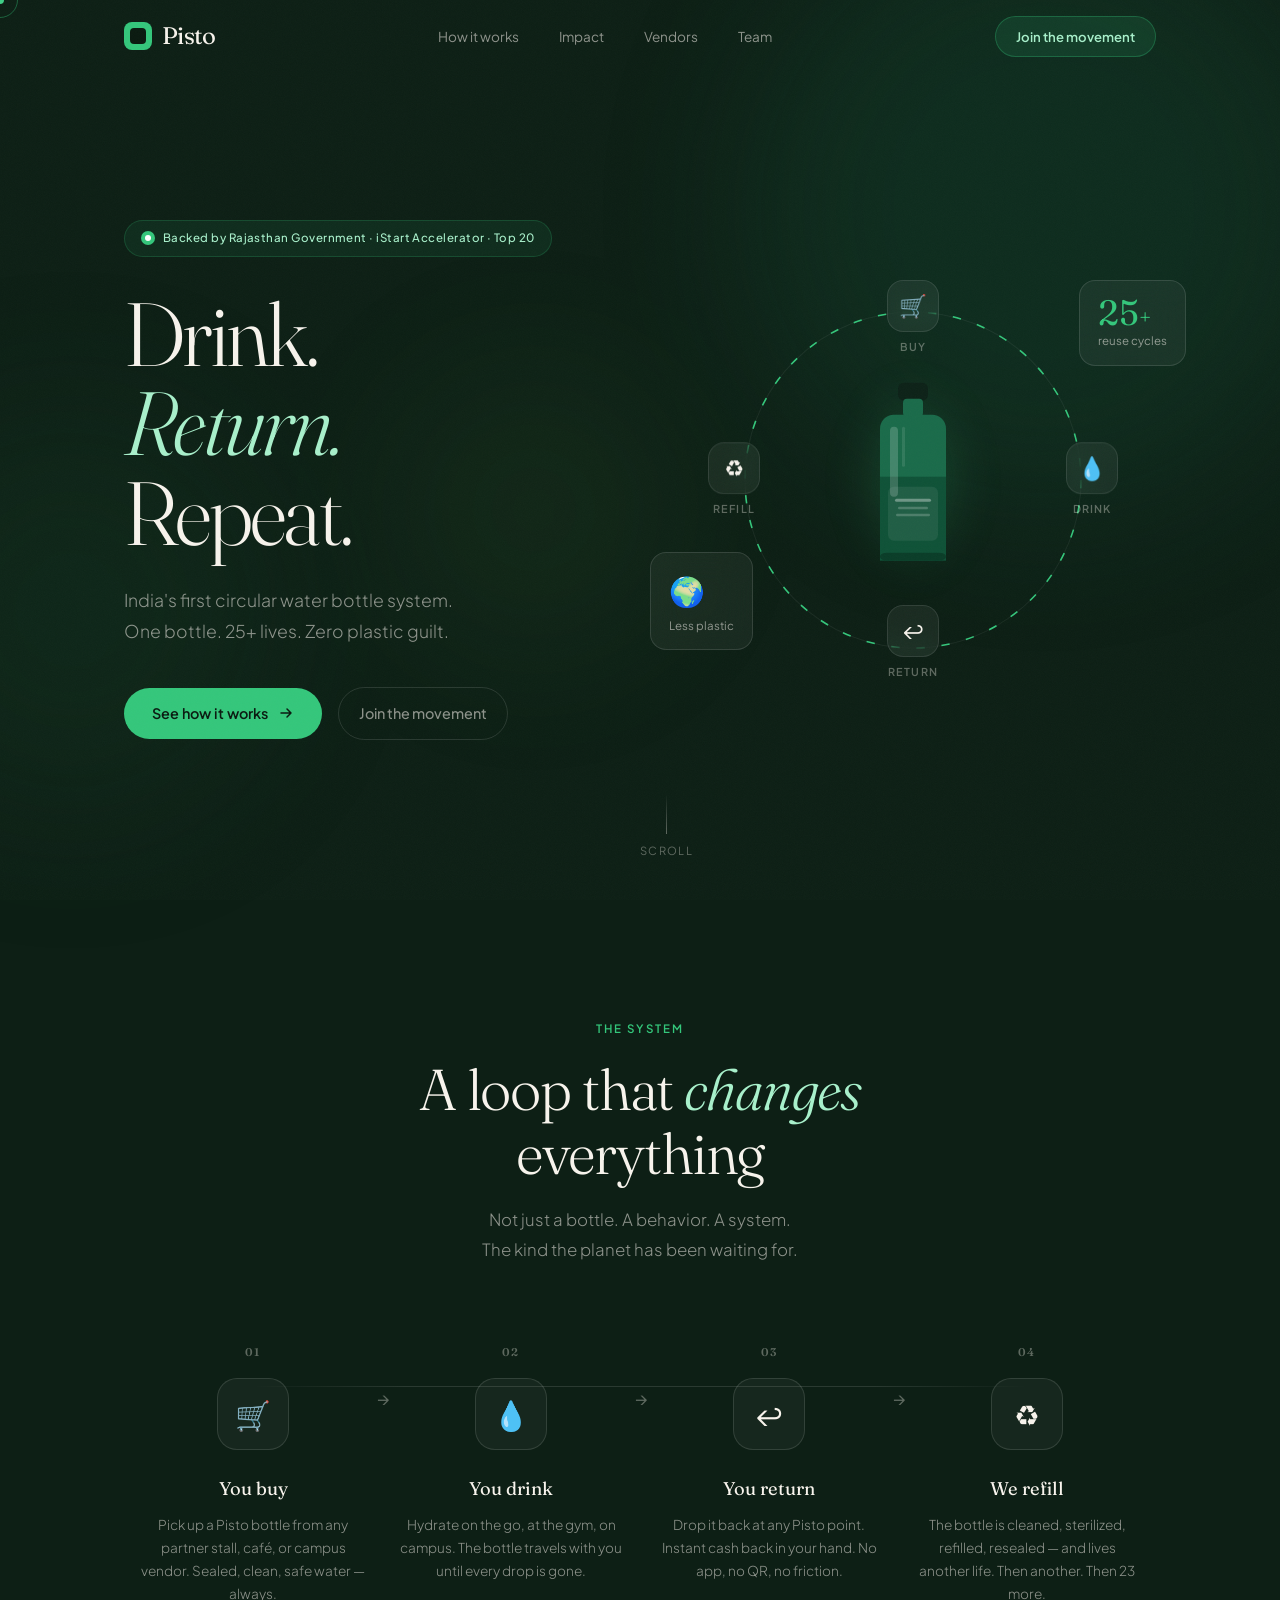
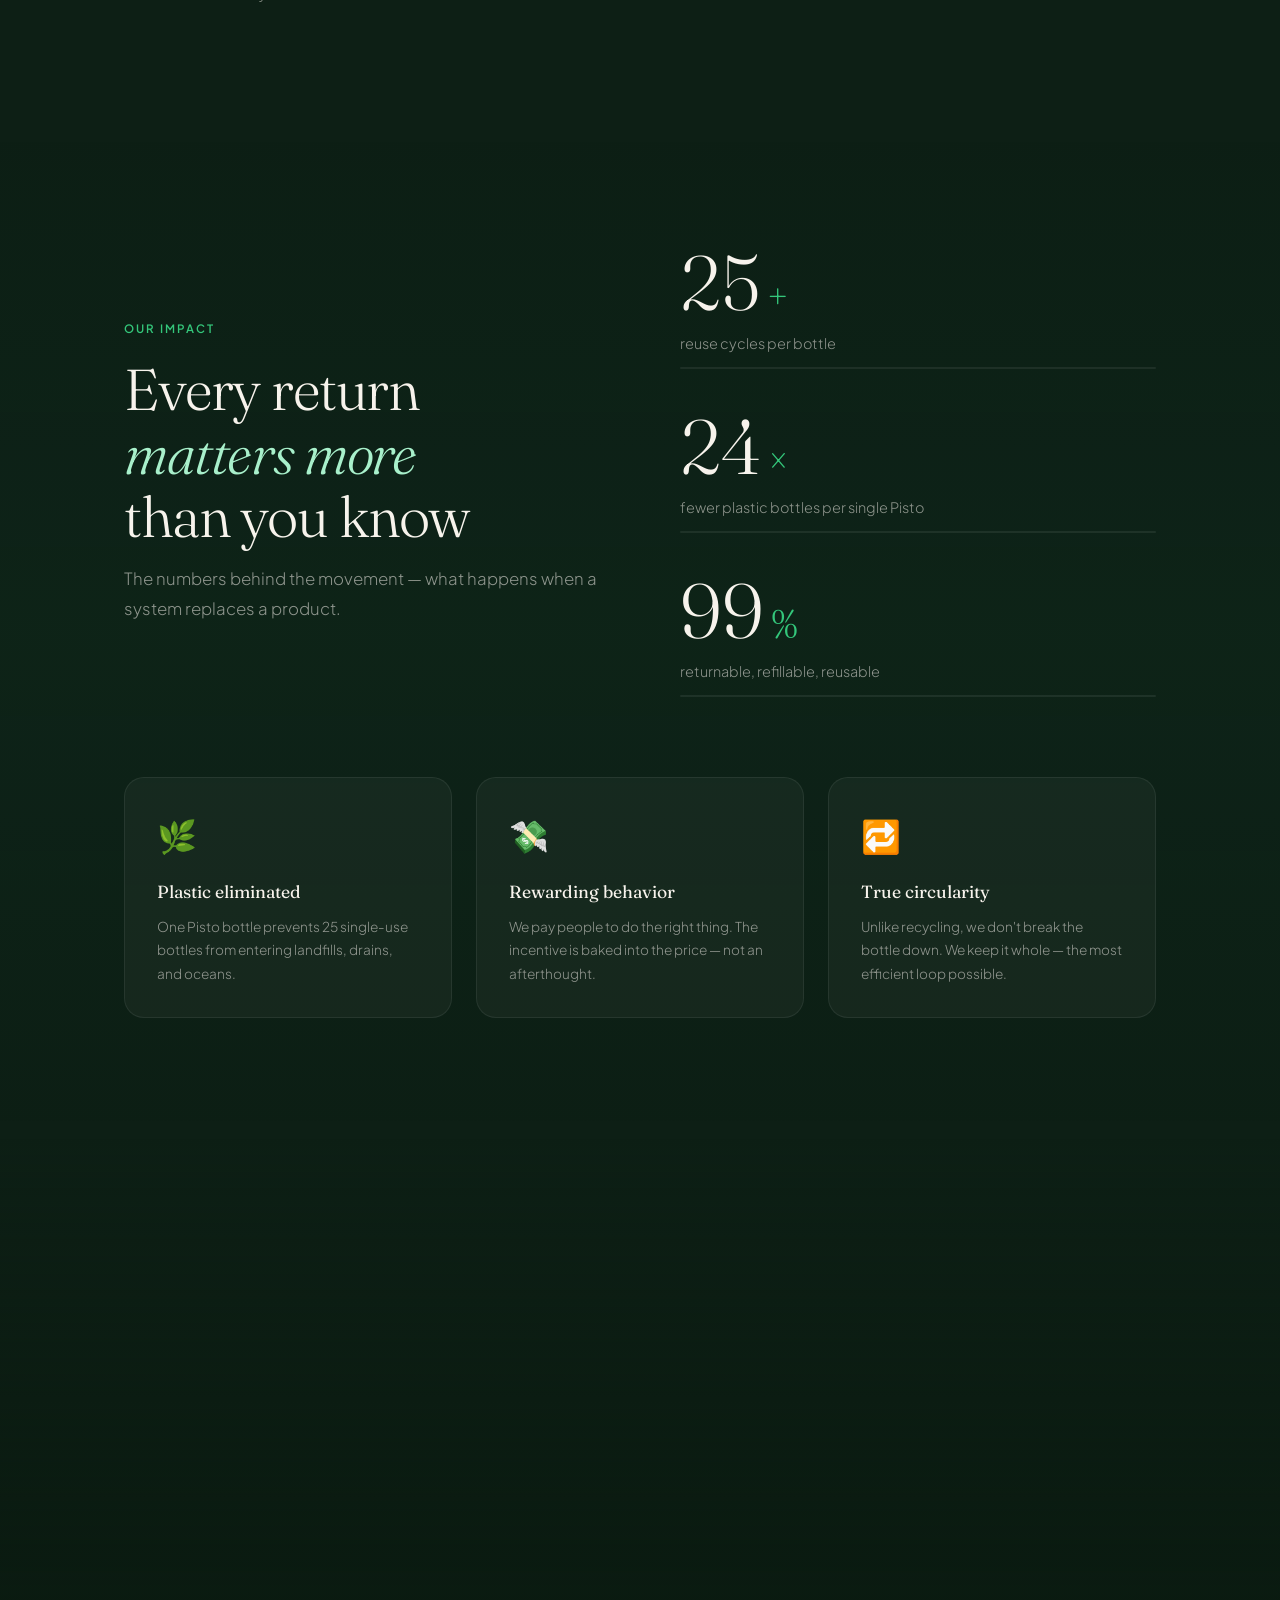
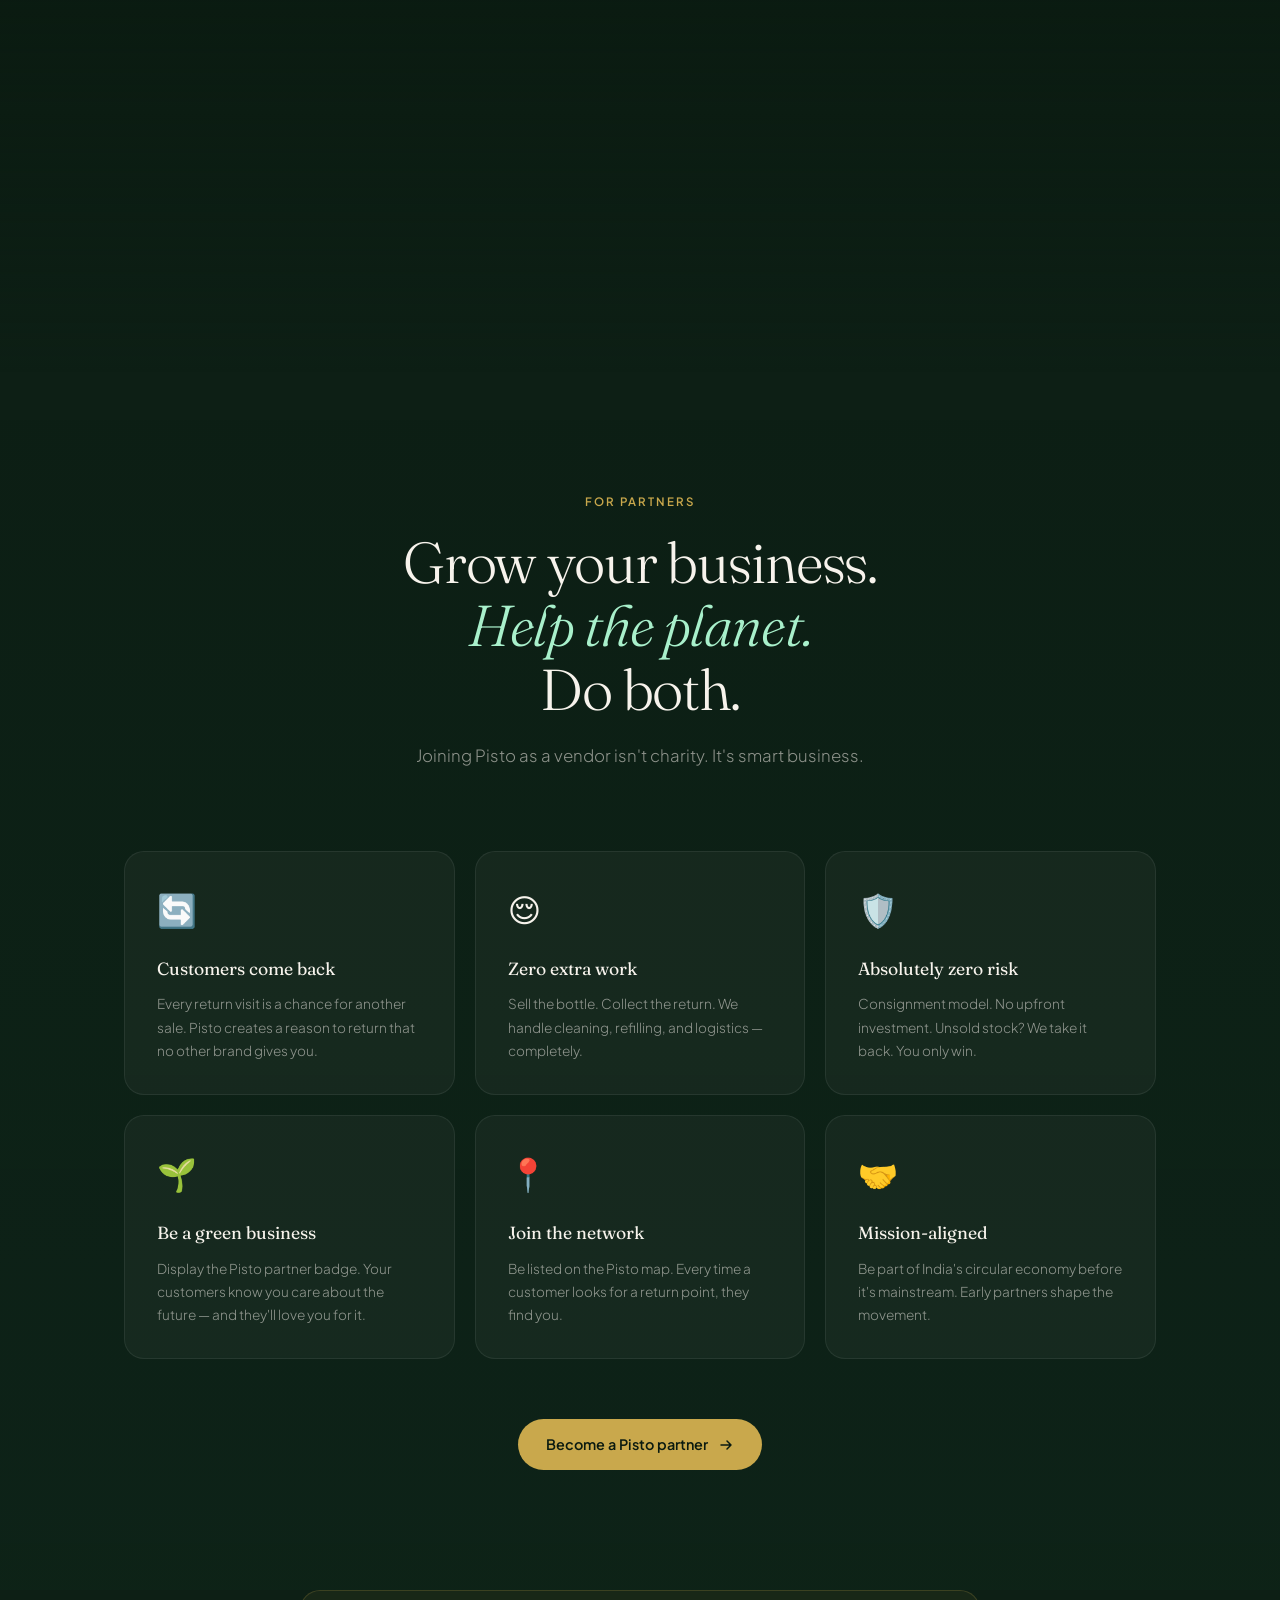
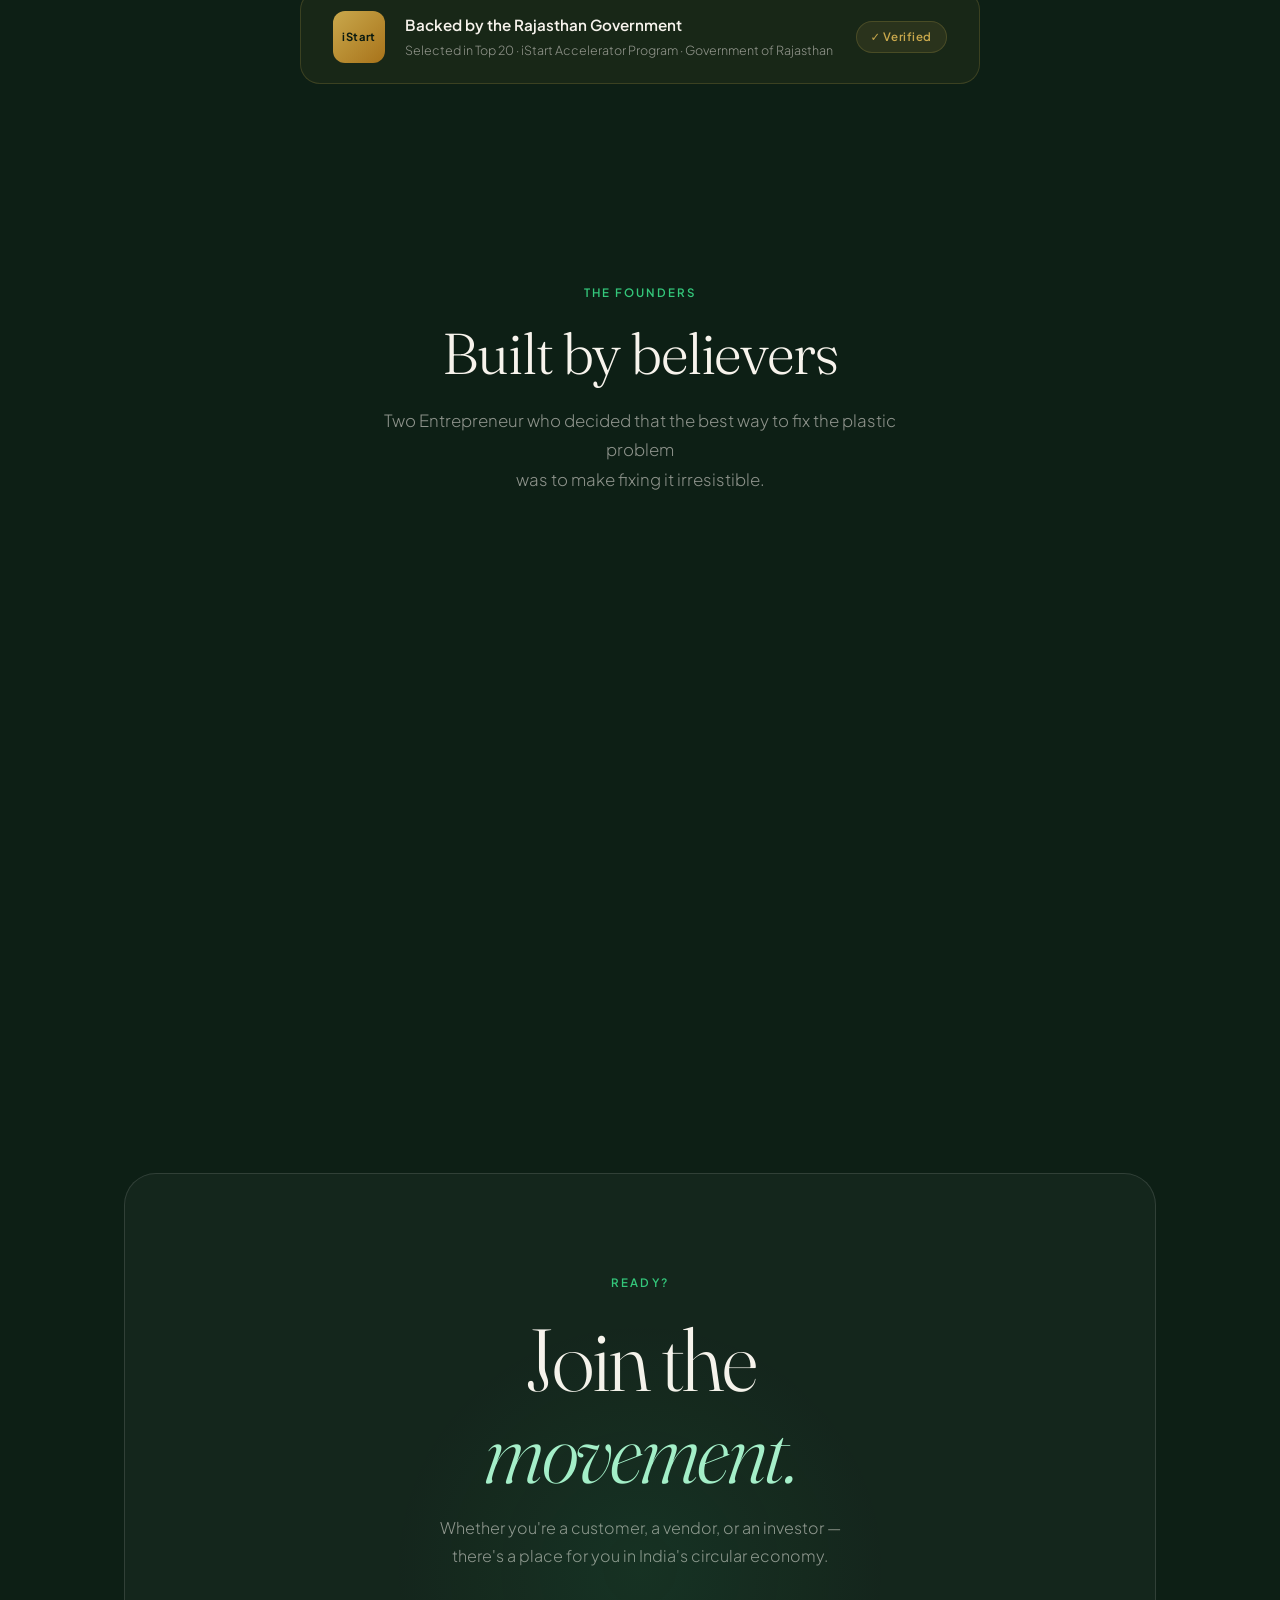
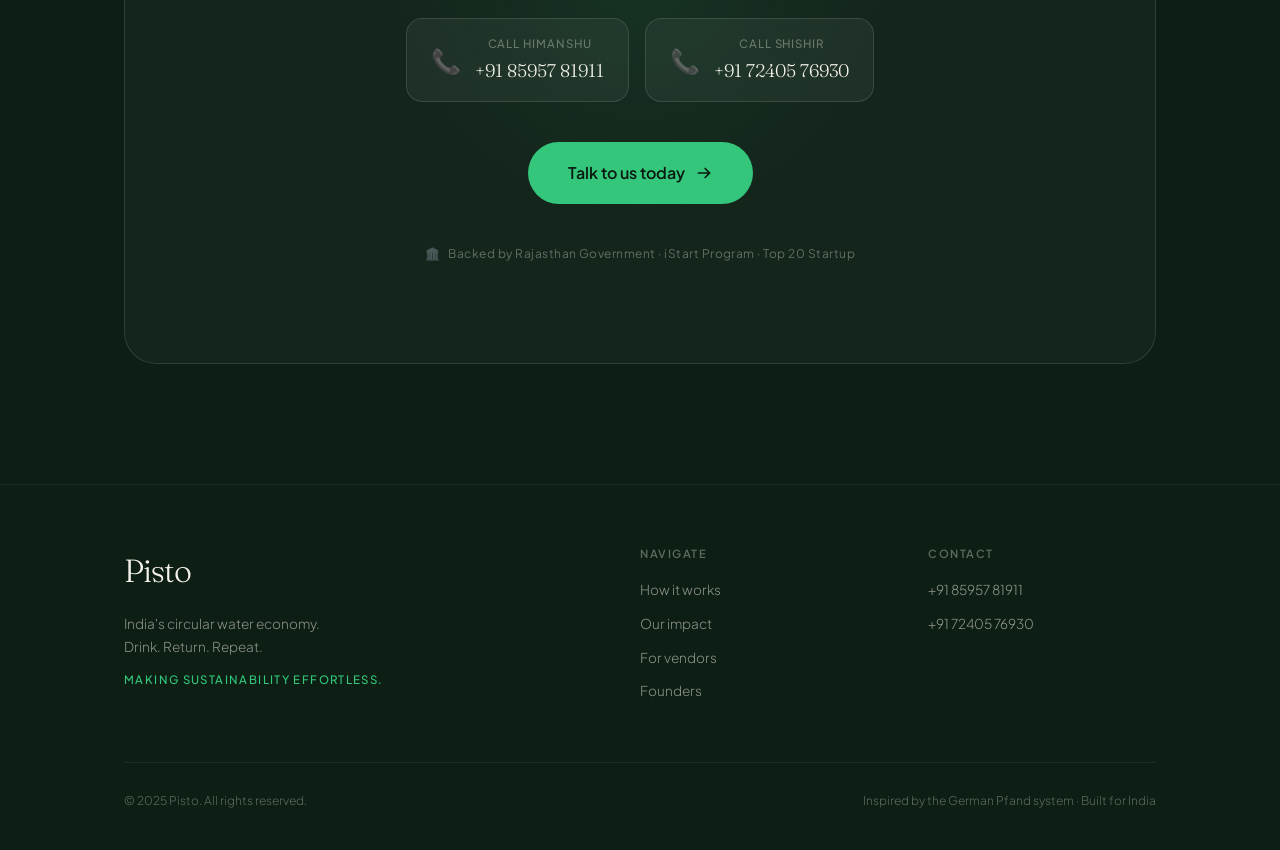
<file: pisto_v2 (1).html>
<!DOCTYPE html>
<html lang="en">
<head>
  <meta charset="UTF-8" />
  <meta name="viewport" content="width=device-width, initial-scale=1.0" />
  <title>Pisto — India's Circular Water Economy</title>
  <meta name="description" content="Drink. Return. Repeat. Pisto is India's first returnable water bottle system — eliminating single-use plastic one refill at a time." />
  <link rel="preconnect" href="https://fonts.googleapis.com" />
  <link rel="preconnect" href="https://fonts.gstatic.com" crossorigin />
  <link href="https://fonts.googleapis.com/css2?family=Fraunces:ital,opsz,wght@0,9..144,300;0,9..144,400;0,9..144,600;1,9..144,300;1,9..144,400&family=Plus+Jakarta+Sans:wght@300;400;500;600&display=swap" rel="stylesheet" />
  <style>
/* ═══════════════════════════════════════════════════════
   PISTO — Premium Landing Page Styles
   Direction: Organic Luxury Dark
   ═══════════════════════════════════════════════════════ */

:root {
  --forest:   #0d1f15;
  --deep:     #0a1a10;
  --emerald:  #1a6b4a;
  --green:    #34c77b;
  --green-lt: #a8f0cb;
  --cream:    #f7f3ec;
  --cream-dk: #ede8df;
  --gold:     #c9a84c;
  --gold-lt:  #f0d48a;
  --muted:    rgba(247,243,236,0.55);
  --muted-dk: rgba(247,243,236,0.35);
  --border:   rgba(255,255,255,0.07);
  --border-lt: rgba(255,255,255,0.12);
  --card-bg:  rgba(255,255,255,0.04);

  --font-display: 'Fraunces', Georgia, serif;
  --font-body:    'Plus Jakarta Sans', system-ui, sans-serif;

  --ease-out:   cubic-bezier(0.22, 1, 0.36, 1);
  --ease-in-out: cubic-bezier(0.65, 0, 0.35, 1);
}

/* ─── RESET ─────────────────────────────────────────── */
*, *::before, *::after { box-sizing: border-box; margin: 0; padding: 0; }
html { scroll-behavior: smooth; font-size: 16px; }
body {
  font-family: var(--font-body);
  background: var(--forest);
  color: var(--cream);
  line-height: 1.6;
  overflow-x: hidden;
  -webkit-font-smoothing: antialiased;
}
a { text-decoration: none; color: inherit; }
img { max-width: 100%; display: block; }
ul { list-style: none; }

/* ─── GRAIN ─────────────────────────────────────────── */
.grain {
  position: fixed; inset: 0; z-index: 9999;
  pointer-events: none;
  opacity: 0.028;
  background-image: url("data:image/svg+xml,%3Csvg viewBox='0 0 256 256' xmlns='http://www.w3.org/2000/svg'%3E%3Cfilter id='noise'%3E%3CfeTurbulence type='fractalNoise' baseFrequency='0.9' numOctaves='4' stitchTiles='stitch'/%3E%3C/filter%3E%3Crect width='100%25' height='100%25' filter='url(%23noise)'/%3E%3C/svg%3E");
  background-size: 200px 200px;
}

/* ─── CUSTOM CURSOR ─────────────────────────────────── */
.cursor {
  position: fixed; z-index: 10000;
  width: 8px; height: 8px;
  background: var(--green);
  border-radius: 50%;
  pointer-events: none;
  transform: translate(-50%, -50%);
  transition: transform 0.1s;
  mix-blend-mode: screen;
}
.cursor-follower {
  position: fixed; z-index: 9999;
  width: 36px; height: 36px;
  border: 1px solid rgba(52, 199, 123, 0.4);
  border-radius: 50%;
  pointer-events: none;
  transform: translate(-50%, -50%);
  transition: left 0.14s var(--ease-out), top 0.14s var(--ease-out), width 0.3s, height 0.3s, opacity 0.3s;
}
.cursor-follower.hovered {
  width: 60px; height: 60px;
  border-color: rgba(52, 199, 123, 0.6);
}
@media (hover: none) { .cursor, .cursor-follower { display: none; } }

/* ─── UTILITIES ─────────────────────────────────────── */
.container {
  max-width: 1160px;
  margin: 0 auto;
  padding: 0 5vw;
}
.section { padding: 120px 0; }
.eyebrow {
  font-family: var(--font-body);
  font-size: 0.72rem;
  font-weight: 600;
  letter-spacing: 0.18em;
  text-transform: uppercase;
  color: var(--green);
  margin-bottom: 1.25rem;
}
.section-header { text-align: center; margin-bottom: 80px; }
.section-title {
  font-family: var(--font-display);
  font-size: clamp(2.4rem, 4.5vw, 3.8rem);
  font-weight: 300;
  line-height: 1.1;
  letter-spacing: -0.02em;
  color: var(--cream);
  margin-bottom: 1.25rem;
}
.section-title em {
  font-style: italic;
  color: var(--green-lt);
}
.section-sub {
  font-size: 1.05rem;
  color: var(--muted);
  font-weight: 300;
  line-height: 1.75;
  max-width: 540px;
  margin: 0 auto;
}

/* ─── BUTTONS ────────────────────────────────────────── */
.btn-primary {
  display: inline-flex; align-items: center; gap: 10px;
  background: var(--green);
  color: var(--deep);
  font-family: var(--font-body);
  font-size: 0.9rem; font-weight: 600;
  padding: 14px 28px;
  border-radius: 100px;
  border: none; cursor: pointer;
  transition: all 0.3s var(--ease-out);
  position: relative; overflow: hidden;
}
.btn-primary::before {
  content: '';
  position: absolute; inset: 0;
  background: rgba(255,255,255,0.15);
  transform: translateX(-100%);
  transition: transform 0.4s var(--ease-out);
}
.btn-primary:hover::before { transform: translateX(0); }
.btn-primary:hover { transform: translateY(-2px); box-shadow: 0 12px 40px rgba(52,199,123,0.3); }
.btn-primary:active { transform: translateY(0) scale(0.98); }

.btn-gold {
  background: var(--gold);
  color: var(--deep);
}
.btn-gold:hover { box-shadow: 0 12px 40px rgba(201,168,76,0.35); }

.btn-ghost {
  display: inline-flex; align-items: center; gap: 8px;
  font-size: 0.9rem; font-weight: 500;
  color: var(--muted);
  padding: 14px 20px;
  border-radius: 100px;
  border: 1px solid var(--border-lt);
  transition: all 0.3s var(--ease-out);
  cursor: pointer;
}
.btn-ghost:hover {
  color: var(--cream);
  border-color: rgba(255,255,255,0.25);
  background: var(--card-bg);
}

.btn-large { padding: 18px 40px; font-size: 1rem; }

/* ─── NAV ────────────────────────────────────────────── */
#nav {
  position: fixed; top: 0; left: 0; right: 0; z-index: 1000;
  transition: all 0.4s var(--ease-out);
}
#nav.scrolled {
  background: rgba(13, 31, 21, 0.85);
  backdrop-filter: blur(20px) saturate(1.5);
  border-bottom: 1px solid var(--border);
}
.nav-inner {
  max-width: 1160px;
  margin: 0 auto; padding: 0 5vw;
  height: 72px;
  display: flex; align-items: center; justify-content: space-between;
}
.nav-logo {
  display: flex; align-items: center; gap: 10px;
  font-family: var(--font-display);
  font-size: 1.5rem; font-weight: 400;
  color: var(--cream);
  letter-spacing: -0.03em;
}
.logo-mark {
  width: 28px; height: 28px;
  background: var(--green);
  border-radius: 8px;
  position: relative;
  flex-shrink: 0;
}
.logo-mark::after {
  content: '';
  position: absolute; inset: 6px;
  background: var(--deep);
  border-radius: 4px;
}
.nav-links {
  display: flex; gap: 2.5rem;
}
.nav-links a {
  font-size: 0.85rem; font-weight: 400;
  color: var(--muted);
  transition: color 0.2s;
  position: relative;
}
.nav-links a::after {
  content: '';
  position: absolute; bottom: -3px; left: 0; right: 0;
  height: 1px; background: var(--green);
  transform: scaleX(0); transform-origin: left;
  transition: transform 0.3s var(--ease-out);
}
.nav-links a:hover { color: var(--cream); }
.nav-links a:hover::after { transform: scaleX(1); }

.nav-cta {
  display: inline-flex; align-items: center;
  font-size: 0.82rem; font-weight: 600;
  background: rgba(52,199,123,0.12);
  border: 1px solid rgba(52,199,123,0.3);
  color: var(--green-lt);
  padding: 9px 20px;
  border-radius: 100px;
  transition: all 0.3s var(--ease-out);
}
.nav-cta:hover {
  background: var(--green);
  border-color: var(--green);
  color: var(--deep);
}

.hamburger {
  display: none; flex-direction: column;
  gap: 5px; background: none; border: none; cursor: pointer; padding: 4px;
}
.hamburger span {
  display: block; width: 22px; height: 1.5px;
  background: var(--cream); border-radius: 2px;
  transition: all 0.3s var(--ease-out);
}
.hamburger.open span:first-child { transform: rotate(45deg) translate(4.5px, 4.5px); }
.hamburger.open span:last-child  { transform: rotate(-45deg) translate(4.5px, -4.5px); }

.mobile-menu {
  display: none;
  position: fixed; top: 72px; left: 0; right: 0; z-index: 999;
  background: rgba(10, 26, 16, 0.98);
  backdrop-filter: blur(20px);
  border-bottom: 1px solid var(--border);
  padding: 1.5rem 5vw 2rem;
  transform: translateY(-20px);
  opacity: 0;
  transition: all 0.35s var(--ease-out);
  pointer-events: none;
}
.mobile-menu.open {
  transform: translateY(0); opacity: 1; pointer-events: auto;
}
.mobile-menu ul { display: flex; flex-direction: column; gap: 1rem; }
.mobile-menu a {
  font-size: 1.1rem; color: var(--muted);
  transition: color 0.2s;
}
.mobile-menu a:hover { color: var(--cream); }

/* ─── HERO ───────────────────────────────────────────── */
.hero {
  min-height: 100vh;
  display: grid;
  grid-template-columns: 1fr 1fr;
  align-items: center;
  padding: 140px 5vw 80px;
  max-width: 1160px;
  margin: 0 auto;
  gap: 60px;
  position: relative;
}

.hero-bg-orbs {
  position: fixed; inset: 0; z-index: -1;
  pointer-events: none;
}
.orb {
  position: absolute;
  border-radius: 50%;
  filter: blur(80px);
  opacity: 0.18;
}
.orb-1 {
  width: 600px; height: 600px;
  background: var(--emerald);
  top: -10%; right: -5%;
  animation: orb-drift-1 18s ease-in-out infinite;
}
.orb-2 {
  width: 400px; height: 400px;
  background: #1a4b2e;
  bottom: 10%; left: -10%;
  animation: orb-drift-2 22s ease-in-out infinite;
}
.orb-3 {
  width: 300px; height: 300px;
  background: #4a8f3f;
  top: 40%; left: 30%;
  animation: orb-drift-3 26s ease-in-out infinite;
  opacity: 0.08;
}
@keyframes orb-drift-1 {
  0%,100% { transform: translate(0, 0) scale(1); }
  33%      { transform: translate(-40px, 30px) scale(1.05); }
  66%      { transform: translate(20px, -40px) scale(0.95); }
}
@keyframes orb-drift-2 {
  0%,100% { transform: translate(0, 0); }
  50%      { transform: translate(60px, -40px); }
}
@keyframes orb-drift-3 {
  0%,100% { transform: translate(0, 0) scale(1); }
  50%      { transform: translate(-30px, 30px) scale(1.1); }
}

.hero-content { position: relative; z-index: 1; }
.hero-badge {
  display: inline-flex; align-items: center; gap: 8px;
  font-size: 0.72rem; font-weight: 500; letter-spacing: 0.04em;
  color: var(--green-lt);
  background: rgba(52,199,123,0.08);
  border: 1px solid rgba(52,199,123,0.2);
  padding: 8px 16px;
  border-radius: 100px;
  margin-bottom: 2rem;
}

.hero-title {
  font-family: var(--font-display);
  font-size: clamp(3.5rem, 7vw, 6rem);
  font-weight: 300;
  line-height: 1.0;
  letter-spacing: -0.03em;
  color: var(--cream);
  margin-bottom: 1.75rem;
}
.hero-title .line { display: block; }
.hero-title .italic { font-style: italic; color: var(--green-lt); }

.hero-sub {
  font-size: 1.1rem;
  color: var(--muted);
  line-height: 1.75;
  font-weight: 300;
  margin-bottom: 2.5rem;
  max-width: 400px;
}

.hero-actions { display: flex; gap: 1rem; align-items: center; flex-wrap: wrap; }

/* ─── LOOP VISUAL ────────────────────────────────────── */
.hero-visual {
  position: relative;
  display: flex; align-items: center; justify-content: center;
  height: 500px;
}

.loop-ring {
  position: relative;
  width: 420px; height: 420px;
}

.loop-track {
  position: absolute; inset: 0;
}

.loop-svg {
  width: 100%; height: 100%;
}

.loop-dash {
  animation: loop-spin 20s linear infinite;
  transform-origin: 200px 200px;
}
@keyframes loop-spin {
  from { stroke-dashoffset: 0; }
  to   { stroke-dashoffset: -120; }
}

.bottle-center {
  position: absolute; top: 50%; left: 50%;
  transform: translate(-50%, -50%);
  animation: bottle-float 5s ease-in-out infinite;
  z-index: 2;
}
@keyframes bottle-float {
  0%,100% { transform: translate(-50%, -50%) translateY(0); }
  50%      { transform: translate(-50%, -50%) translateY(-14px); }
}

.bottle-glow {
  position: absolute; top: 50%; left: 50%;
  transform: translate(-50%, -50%);
  width: 120px; height: 200px;
  background: radial-gradient(ellipse at center, rgba(52,199,123,0.25) 0%, transparent 70%);
  filter: blur(20px);
  z-index: -1;
  animation: glow-pulse 5s ease-in-out infinite;
}
@keyframes glow-pulse {
  0%,100% { opacity: 0.6; transform: translate(-50%, -50%) scale(1); }
  50%      { opacity: 1; transform: translate(-50%, -50%) scale(1.2); }
}

.orbit-node {
  position: absolute;
  display: flex; flex-direction: column; align-items: center; gap: 6px;
  z-index: 3;
}
.node-buy    { top: 10px; left: 50%; transform: translateX(-50%); }
.node-drink  { right: 5px; top: 50%; transform: translateY(-50%); }
.node-return { bottom: 10px; left: 50%; transform: translateX(-50%); }
.node-refill { left: 5px; top: 50%; transform: translateY(-50%); }

.node-icon {
  width: 52px; height: 52px;
  background: rgba(255,255,255,0.06);
  border: 1px solid rgba(255,255,255,0.10);
  border-radius: 16px;
  display: flex; align-items: center; justify-content: center;
  font-size: 1.4rem;
  backdrop-filter: blur(10px);
  transition: all 0.3s var(--ease-out);
}
.orbit-node:hover .node-icon {
  background: rgba(52,199,123,0.15);
  border-color: rgba(52,199,123,0.35);
  transform: scale(1.1);
}

.node-label {
  font-size: 0.68rem; font-weight: 600;
  letter-spacing: 0.1em; text-transform: uppercase;
  color: var(--muted-dk);
}

.float-card {
  position: absolute;
  background: rgba(255,255,255,0.05);
  border: 1px solid var(--border-lt);
  border-radius: 16px;
  padding: 14px 18px;
  backdrop-filter: blur(16px);
  z-index: 4;
}
.fc-1 {
  top: 50px; right: -30px;
  animation: fc-float-1 5.5s ease-in-out infinite;
}
.fc-2 {
  bottom: 80px; left: -20px;
  animation: fc-float-2 6s ease-in-out infinite;
}
@keyframes fc-float-1 {
  0%,100% { transform: translateY(0); }
  50%      { transform: translateY(-10px); }
}
@keyframes fc-float-2 {
  0%,100% { transform: translateY(0); }
  50%      { transform: translateY(8px); }
}
.fc-num {
  font-family: var(--font-display);
  font-size: 2.2rem; font-weight: 400;
  color: var(--green);
  line-height: 1;
}
.fc-num span { font-size: 1.4rem; }
.fc-label {
  font-size: 0.72rem; color: var(--muted); font-weight: 400;
  margin-top: 2px;
}
.fc-icon { font-size: 1.8rem; margin-bottom: 4px; }

.scroll-hint {
  position: absolute; bottom: 40px; left: 50%;
  transform: translateX(-50%);
  display: flex; flex-direction: column; align-items: center; gap: 8px;
  color: var(--muted-dk); font-size: 0.7rem; letter-spacing: 0.12em; text-transform: uppercase;
  grid-column: 1 / -1;
  margin-top: auto;
}
.scroll-line {
  width: 1px; height: 40px;
  background: linear-gradient(to bottom, transparent, var(--muted-dk));
  animation: scroll-line 2s ease-in-out infinite;
}
@keyframes scroll-line {
  0%,100% { opacity: 0.4; transform: scaleY(1); }
  50%      { opacity: 1; transform: scaleY(1.1); }
}

/* ─── HOW IT WORKS ───────────────────────────────────── */
.how-section { background: transparent; }

.steps-track {
  display: grid;
  grid-template-columns: repeat(4, 1fr);
  gap: 0;
  position: relative;
  margin-top: 20px;
}

.steps-line {
  position: absolute;
  top: 42px; left: 12%; right: 12%;
  height: 1px;
  background: linear-gradient(to right, transparent, var(--border-lt) 20%, var(--border-lt) 80%, transparent);
  z-index: 0;
}

.step-item {
  display: flex; flex-direction: column; align-items: center;
  text-align: center; padding: 0 16px;
  position: relative; z-index: 1;
}

.step-num {
  font-family: var(--font-display);
  font-size: 0.7rem; font-weight: 600;
  color: var(--muted-dk); letter-spacing: 0.1em;
  margin-bottom: 1rem;
}

.step-icon-wrap {
  width: 72px; height: 72px;
  background: rgba(255,255,255,0.04);
  border: 1px solid var(--border-lt);
  border-radius: 20px;
  display: flex; align-items: center; justify-content: center;
  margin-bottom: 1.5rem;
  transition: all 0.4s var(--ease-out);
  position: relative;
}
.step-icon-wrap::after {
  content: '';
  position: absolute; inset: -1px;
  border-radius: 20px;
  background: linear-gradient(135deg, rgba(52,199,123,0.3), transparent);
  opacity: 0;
  transition: opacity 0.4s;
}
.step-item:hover .step-icon-wrap {
  background: rgba(52,199,123,0.08);
  border-color: rgba(52,199,123,0.3);
  transform: translateY(-4px);
}
.step-item:hover .step-icon-wrap::after { opacity: 1; }

.step-icon { font-size: 1.8rem; position: relative; z-index: 1; }

.step-body h3 {
  font-family: var(--font-display);
  font-size: 1.15rem; font-weight: 400;
  color: var(--cream);
  margin-bottom: 0.6rem;
}
.step-body p {
  font-size: 0.85rem; color: var(--muted); line-height: 1.7; font-weight: 300;
}

.step-arrow {
  position: absolute;
  right: -8px; top: 40px;
  color: var(--muted-dk); font-size: 1.1rem;
  z-index: 2;
}
.step-last .step-arrow { display: none; }

/* ─── IMPACT ─────────────────────────────────────────── */
.impact-section {
  background: linear-gradient(180deg, transparent 0%, rgba(26, 107, 74, 0.06) 50%, transparent 100%);
}

.impact-layout {
  display: grid; grid-template-columns: 1fr 1fr;
  gap: 80px; align-items: center;
  margin-bottom: 80px;
}
.impact-left .section-title { text-align: left; margin-bottom: 1rem; }
.impact-left .section-sub { margin: 0; text-align: left; }

.impact-right { display: flex; flex-direction: column; gap: 2.5rem; }

.impact-stat { position: relative; }
.stat-number {
  font-family: var(--font-display);
  font-size: clamp(3.5rem, 6vw, 5.5rem);
  font-weight: 300;
  color: var(--cream);
  line-height: 1;
  display: inline-block;
}
.stat-plus {
  display: inline-block;
  font-family: var(--font-display);
  font-size: 2.5rem; font-weight: 300;
  color: var(--green);
  margin-left: 4px;
}
.stat-label {
  display: block;
  font-size: 0.9rem; color: var(--muted); font-weight: 300;
  margin-top: 4px; margin-bottom: 12px;
}
.stat-bar {
  height: 2px;
  background: rgba(255,255,255,0.07);
  border-radius: 2px;
  overflow: hidden;
}
.stat-bar-fill {
  height: 100%;
  background: linear-gradient(to right, var(--emerald), var(--green));
  border-radius: 2px;
  width: 0;
  transition: width 1.5s var(--ease-out);
}
.impact-stat.counted .stat-bar-fill {
  /* width already set inline */
  width: var(--bar-w, 100%);
}

.impact-cards {
  display: grid; grid-template-columns: repeat(3, 1fr);
  gap: 24px;
}
.impact-card {
  background: var(--card-bg);
  border: 1px solid var(--border);
  border-radius: 20px;
  padding: 2rem;
  transition: all 0.4s var(--ease-out);
  position: relative; overflow: hidden;
}
.impact-card::before {
  content: '';
  position: absolute; bottom: 0; left: 0; right: 0; height: 2px;
  background: linear-gradient(to right, var(--emerald), var(--green));
  transform: scaleX(0); transform-origin: left;
  transition: transform 0.5s var(--ease-out);
}
.impact-card:hover { background: rgba(255,255,255,0.06); border-color: var(--border-lt); transform: translateY(-4px); }
.impact-card:hover::before { transform: scaleX(1); }
.ic-icon { font-size: 2rem; margin-bottom: 1rem; }
.impact-card h4 {
  font-family: var(--font-display);
  font-size: 1.1rem; font-weight: 400;
  color: var(--cream); margin-bottom: 0.6rem;
}
.impact-card p { font-size: 0.85rem; color: var(--muted); line-height: 1.7; font-weight: 300; }

/* ─── STORY ──────────────────────────────────────────── */
.story-section {
  background: linear-gradient(180deg, transparent 0%, rgba(10,26,16,0.8) 50%, transparent 100%);
}

.story-layout {
  display: grid; grid-template-columns: 1fr 1fr;
  gap: 100px; align-items: center;
}

.cycle-diagram {
  width: 340px; height: 340px;
  position: relative; margin: 0 auto;
}
.cycle-center {
  position: absolute; top: 50%; left: 50%;
  transform: translate(-50%, -50%);
  text-align: center; z-index: 2;
}
.cycle-num {
  font-family: var(--font-display);
  font-size: 5rem; font-weight: 300;
  color: var(--green);
  display: block; line-height: 1;
}
.cycle-sub {
  font-size: 0.7rem; letter-spacing: 0.2em; text-transform: uppercase;
  color: var(--muted-dk); font-weight: 500;
}
.cycle-ring {
  position: absolute; border-radius: 50%;
  border: 1px solid rgba(52,199,123,0.15);
  top: 50%; left: 50%;
}
.cycle-ring-outer {
  width: 320px; height: 320px;
  transform: translate(-50%, -50%);
  border-color: rgba(52,199,123,0.12);
  animation: ring-spin 30s linear infinite;
}
.cycle-ring-inner {
  width: 220px; height: 220px;
  transform: translate(-50%, -50%);
  border-color: rgba(52,199,123,0.2);
  border-style: dashed;
  animation: ring-spin 20s linear infinite reverse;
}
@keyframes ring-spin {
  from { transform: translate(-50%, -50%) rotate(0deg); }
  to   { transform: translate(-50%, -50%) rotate(360deg); }
}

.cycle-labels { position: absolute; inset: 0; }
.cl {
  position: absolute;
  font-size: 0.7rem; font-weight: 600; letter-spacing: 0.1em; text-transform: uppercase;
  color: var(--muted);
  background: rgba(13,31,21,0.9);
  padding: 4px 10px; border-radius: 20px;
  border: 1px solid var(--border);
}
.cl-top    { top: 0; left: 50%; transform: translateX(-50%); }
.cl-right  { right: 0; top: 50%; transform: translateY(-50%); }
.cl-bottom { bottom: 0; left: 50%; transform: translateX(-50%); }
.cl-left   { left: 0; top: 50%; transform: translateY(-50%); }

.story-content .section-title { text-align: left; margin-bottom: 1rem; }
.story-body {
  font-size: 0.98rem; color: var(--muted); line-height: 1.85;
  font-weight: 300; margin-bottom: 1.25rem;
}
.story-quote {
  margin-top: 2.5rem;
  padding: 1.5rem 1.75rem;
  border-left: 2px solid var(--green);
  background: rgba(52,199,123,0.05);
  border-radius: 0 12px 12px 0;
}
.story-quote blockquote {
  font-family: var(--font-display);
  font-size: 1.05rem; font-style: italic;
  color: var(--green-lt); font-weight: 300;
  line-height: 1.6;
}

/* ─── VENDORS ────────────────────────────────────────── */
.vendor-section {
  background: linear-gradient(180deg, transparent 0%, rgba(26,107,74,0.05) 100%);
}

.vendor-grid {
  display: grid; grid-template-columns: repeat(3, 1fr);
  gap: 20px;
}
.vendor-card {
  background: var(--card-bg);
  border: 1px solid var(--border);
  border-radius: 20px;
  padding: 2rem;
  transition: all 0.4s var(--ease-out);
  cursor: default;
}
.vendor-card:hover {
  background: rgba(255,255,255,0.055);
  border-color: rgba(201,168,76,0.25);
  transform: translateY(-3px);
  box-shadow: 0 20px 60px rgba(0,0,0,0.3);
}
.vc-icon { font-size: 2rem; margin-bottom: 1.25rem; display: block; }
.vendor-card h3 {
  font-family: var(--font-display);
  font-size: 1.1rem; font-weight: 400;
  color: var(--cream); margin-bottom: 0.6rem;
}
.vendor-card p { font-size: 0.85rem; color: var(--muted); line-height: 1.7; font-weight: 300; }

.vendor-cta { text-align: center; margin-top: 60px; }

/* ─── TRUST ──────────────────────────────────────────── */
.trust-section { padding: 0 0 80px; }
.trust-inner { display: flex; justify-content: center; }
.trust-badge-large {
  display: flex; align-items: center; gap: 20px;
  background: rgba(201,168,76,0.06);
  border: 1px solid rgba(201,168,76,0.2);
  border-radius: 20px;
  padding: 20px 32px;
  max-width: 680px; width: 100%;
}
.tb-logo {
  width: 52px; height: 52px; flex-shrink: 0;
  background: linear-gradient(135deg, var(--gold), #a8731a);
  border-radius: 12px;
  display: flex; align-items: center; justify-content: center;
  font-size: 0.7rem; font-weight: 700; letter-spacing: 0.05em;
  color: var(--deep);
}
.tb-content { flex: 1; }
.tb-title { font-weight: 600; font-size: 0.95rem; color: var(--cream); margin-bottom: 3px; }
.tb-sub { font-size: 0.78rem; color: var(--muted); font-weight: 300; }
.tb-seal {
  font-size: 0.72rem; font-weight: 600; letter-spacing: 0.05em;
  color: var(--gold);
  background: rgba(201,168,76,0.1);
  border: 1px solid rgba(201,168,76,0.2);
  padding: 6px 14px; border-radius: 100px;
  flex-shrink: 0;
}

/* ─── TEAM ───────────────────────────────────────────── */
.team-section { }
.team-grid {
  display: grid; grid-template-columns: 1fr 1fr;
  gap: 32px;
}
.team-card {
  background: var(--card-bg);
  border: 1px solid var(--border);
  border-radius: 24px;
  padding: 2.5rem;
  display: grid; grid-template-columns: auto 1fr;
  gap: 28px; align-items: start;
  transition: all 0.4s var(--ease-out);
  position: relative; overflow: hidden;
}
.team-card::before {
  content: '';
  position: absolute; top: 0; left: 0; right: 0; height: 1px;
  background: linear-gradient(to right, transparent, rgba(52,199,123,0.4), transparent);
  opacity: 0; transition: opacity 0.4s;
}
.team-card:hover {
  border-color: var(--border-lt);
  transform: translateY(-4px);
  box-shadow: 0 30px 80px rgba(0,0,0,0.35);
}
.team-card:hover::before { opacity: 1; }

.tc-avatar {
  position: relative; flex-shrink: 0;
}
.tc-avatar-inner {
  width: 72px; height: 72px;
  background: linear-gradient(135deg, var(--emerald), #0f5237);
  border-radius: 20px;
  display: flex; align-items: center; justify-content: center;
  font-family: var(--font-display);
  font-size: 1.8rem; font-weight: 300;
  color: var(--green-lt);
  position: relative; z-index: 1;
}
.tc-avatar-ring {
  position: absolute; inset: -4px;
  border: 1px solid rgba(52,199,123,0.2);
  border-radius: 24px;
  transition: all 0.4s var(--ease-out);
}
.team-card:hover .tc-avatar-ring {
  inset: -6px;
  border-color: rgba(52,199,123,0.4);
}

.tc-name {
  font-family: var(--font-display);
  font-size: 1.4rem; font-weight: 300;
  color: var(--cream); margin-bottom: 3px;
}
.tc-role {
  font-size: 0.75rem; font-weight: 600;
  letter-spacing: 0.1em; text-transform: uppercase;
  color: var(--green); margin-bottom: 1rem;
}
.tc-bio {
  font-size: 0.875rem; color: var(--muted); line-height: 1.75; font-weight: 300;
  margin-bottom: 1.25rem;
}
.tc-tags {
  display: flex; flex-wrap: wrap; gap: 6px;
}
.tc-tags span {
  font-size: 0.68rem; font-weight: 600; letter-spacing: 0.06em; text-transform: uppercase;
  color: var(--muted-dk);
  background: rgba(255,255,255,0.05);
  border: 1px solid var(--border);
  padding: 4px 12px; border-radius: 100px;
}

/* ─── CTA ────────────────────────────────────────────── */
.cta-section {
  position: relative;
}
.cta-inner {
  text-align: center;
  background: rgba(255,255,255,0.03);
  border: 1px solid var(--border-lt);
  border-radius: 32px;
  padding: 100px 60px;
  position: relative; overflow: hidden;
}
.cta-bg-orb {
  position: absolute; top: 50%; left: 50%;
  transform: translate(-50%, -50%);
  width: 500px; height: 500px;
  background: radial-gradient(circle, rgba(52,199,123,0.08) 0%, transparent 70%);
  pointer-events: none;
}

.cta-title {
  font-family: var(--font-display);
  font-size: clamp(3rem, 7vw, 5.5rem);
  font-weight: 300; line-height: 1.05;
  letter-spacing: -0.03em;
  color: var(--cream);
  margin: 1rem 0;
}
.cta-title em { font-style: italic; color: var(--green-lt); }
.cta-sub {
  font-size: 1rem; color: var(--muted); font-weight: 300;
  line-height: 1.75; margin-bottom: 3rem;
}

.contact-cards {
  display: flex; gap: 16px; justify-content: center;
  flex-wrap: wrap; margin-bottom: 2.5rem;
}
.contact-card {
  display: flex; align-items: center; gap: 14px;
  background: rgba(255,255,255,0.05);
  border: 1px solid var(--border-lt);
  border-radius: 16px;
  padding: 16px 24px;
  transition: all 0.3s var(--ease-out);
  cursor: pointer;
}
.contact-card:hover {
  background: rgba(52,199,123,0.08);
  border-color: rgba(52,199,123,0.3);
  transform: translateY(-2px);
}
.cc-icon { font-size: 1.5rem; }
.cc-label { font-size: 0.72rem; letter-spacing: 0.08em; text-transform: uppercase; color: var(--muted-dk); font-weight: 500; margin-bottom: 3px; }
.cc-num { font-family: var(--font-display); font-size: 1.15rem; font-weight: 300; color: var(--cream); }

.cta-actions { margin-bottom: 2.5rem; }
.trust-line {
  display: flex; align-items: center; justify-content: center; gap: 8px;
  font-size: 0.75rem; color: var(--muted-dk); font-weight: 400;
  letter-spacing: 0.04em;
}

/* ─── FOOTER ─────────────────────────────────────────── */
footer {
  border-top: 1px solid var(--border);
  padding: 60px 0 40px;
}
.footer-inner {
  display: grid; grid-template-columns: 2fr 1fr 1fr;
  gap: 60px; margin-bottom: 60px;
}
.footer-logo {
  font-family: var(--font-display);
  font-size: 2rem; font-weight: 300;
  color: var(--cream); margin-bottom: 1rem;
  letter-spacing: -0.03em;
}
.footer-brand p {
  font-size: 0.85rem; color: var(--muted); line-height: 1.7; font-weight: 300; margin-bottom: 0.75rem;
}
.footer-tagline {
  font-size: 0.72rem; letter-spacing: 0.12em; text-transform: uppercase;
  color: var(--green); font-weight: 500;
}
.footer-links-group { display: flex; flex-direction: column; gap: 0.75rem; }
.flg-title {
  font-size: 0.7rem; letter-spacing: 0.14em; text-transform: uppercase;
  color: var(--muted-dk); font-weight: 600;
  margin-bottom: 0.25rem;
}
.footer-links-group a {
  font-size: 0.85rem; color: var(--muted); font-weight: 300;
  transition: color 0.2s;
}
.footer-links-group a:hover { color: var(--cream); }
.footer-bottom {
  border-top: 1px solid var(--border);
  padding-top: 28px;
  display: flex; justify-content: space-between; align-items: center;
  flex-wrap: wrap; gap: 1rem;
  font-size: 0.75rem; color: var(--muted-dk); font-weight: 300;
}

/* ─── ANIMATIONS ─────────────────────────────────────── */
.reveal-up {
  opacity: 0;
  transform: translateY(36px);
  transition: opacity 0.8s var(--ease-out), transform 0.8s var(--ease-out);
}
.reveal-up.visible {
  opacity: 1; transform: translateY(0);
}
.reveal-scale {
  opacity: 0;
  transform: scale(0.92);
  transition: opacity 0.9s var(--ease-out), transform 0.9s var(--ease-out);
}
.reveal-scale.visible {
  opacity: 1; transform: scale(1);
}

/* ─── RESPONSIVE ─────────────────────────────────────── */
@media (max-width: 1024px) {
  .hero { grid-template-columns: 1fr; text-align: center; padding-top: 130px; }
  .hero-content { order: 2; }
  .hero-visual { order: 1; height: 380px; }
  .hero-sub { margin: 0 auto 2.5rem; }
  .hero-actions { justify-content: center; }
  .loop-ring { width: 340px; height: 340px; }
  .hero-title { font-size: clamp(3rem, 8vw, 5rem); }
  .scroll-hint { display: none; }
}

@media (max-width: 900px) {
  .section { padding: 80px 0; }
  .steps-track { grid-template-columns: 1fr 1fr; gap: 40px; }
  .steps-line { display: none; }
  .step-arrow { display: none; }
  .impact-layout { grid-template-columns: 1fr; gap: 60px; }
  .impact-left .section-title { text-align: center; }
  .impact-left .section-sub { text-align: center; margin: 0 auto; }
  .impact-cards { grid-template-columns: 1fr; }
  .story-layout { grid-template-columns: 1fr; gap: 60px; }
  .cycle-diagram { width: 280px; height: 280px; }
  .story-content .section-title { text-align: center; }
  .vendor-grid { grid-template-columns: 1fr 1fr; }
  .team-grid { grid-template-columns: 1fr; }
  .footer-inner { grid-template-columns: 1fr; gap: 40px; }
  .cta-inner { padding: 60px 32px; }
}

@media (max-width: 600px) {
  .nav-links, .nav-cta { display: none; }
  .hamburger { display: flex; }
  .mobile-menu { display: block; }
  .hero { padding: 120px 5vw 60px; }
  .hero-visual { display: none; }
  .hero-title { font-size: clamp(2.8rem, 10vw, 4rem); }
  .steps-track { grid-template-columns: 1fr; }
  .vendor-grid { grid-template-columns: 1fr; }
  .team-card { grid-template-columns: 1fr; }
  .tc-avatar { display: flex; }
  .contact-cards { flex-direction: column; align-items: center; }
  .footer-bottom { flex-direction: column; text-align: center; }
  .trust-badge-large { flex-direction: column; text-align: center; }
  .section-title { font-size: clamp(2rem, 8vw, 3rem); }
}

</style>
</head>
<body>

  <!-- CUSTOM CURSOR -->
  <div class="cursor" id="cursor"></div>
  <div class="cursor-follower" id="cursor-follower"></div>

  <!-- GRAIN OVERLAY -->
  <div class="grain"></div>

  <!-- ═══════════════════════════════════════════ NAV ═══ -->
  <nav id="nav">
    <div class="nav-inner">
      <a href="#" class="nav-logo">
        <span class="logo-mark"></span>
        Pisto
      </a>
      <ul class="nav-links">
        <li><a href="#how">How it works</a></li>
        <li><a href="#impact">Impact</a></li>
        <li><a href="#vendors">Vendors</a></li>
        <li><a href="#team">Team</a></li>
      </ul>
      <a href="#contact" class="nav-cta">Join the movement</a>
      <button class="hamburger" id="hamburger" aria-label="Menu">
        <span></span><span></span>
      </button>
    </div>
  </nav>

  <!-- MOBILE MENU -->
  <div class="mobile-menu" id="mobile-menu">
    <ul>
      <li><a href="#how">How it works</a></li>
      <li><a href="#impact">Impact</a></li>
      <li><a href="#vendors">Vendors</a></li>
      <li><a href="#team">Team</a></li>
      <li><a href="#contact">Join the movement</a></li>
    </ul>
  </div>

  <!-- ═══════════════════════════════════════════ HERO ═══ -->
  <section class="hero" id="hero">
    <div class="hero-bg-orbs">
      <div class="orb orb-1"></div>
      <div class="orb orb-2"></div>
      <div class="orb orb-3"></div>
    </div>

    <div class="hero-content">
      <div class="hero-badge reveal-up" data-delay="0">
        <svg width="14" height="14" viewBox="0 0 14 14" fill="none"><circle cx="7" cy="7" r="7" fill="#34c77b"/><circle cx="7" cy="7" r="3" fill="white"/></svg>
        Backed by Rajasthan Government · iStart Accelerator · Top 20
      </div>

      <h1 class="hero-title reveal-up" data-delay="100">
        <span class="line">Drink.</span>
        <span class="line italic">Return.</span>
        <span class="line">Repeat.</span>
      </h1>

      <p class="hero-sub reveal-up" data-delay="200">
        India's first circular water bottle system.<br />
        One bottle. 25+ lives. Zero plastic guilt.
      </p>

      <div class="hero-actions reveal-up" data-delay="300">
        <a href="#how" class="btn-primary">
          <span>See how it works</span>
          <svg width="16" height="16" viewBox="0 0 16 16" fill="none"><path d="M3 8h10M9 4l4 4-4 4" stroke="currentColor" stroke-width="1.5" stroke-linecap="round" stroke-linejoin="round"/></svg>
        </a>
        <a href="#contact" class="btn-ghost">Join the movement</a>
      </div>
    </div>

    <div class="hero-visual reveal-scale" data-delay="150">
      <!-- CIRCULAR LOOP ANIMATION -->
      <div class="loop-ring">
        <div class="loop-track">
          <svg class="loop-svg" viewBox="0 0 400 400" fill="none" xmlns="http://www.w3.org/2000/svg">
            <circle cx="200" cy="200" r="160" stroke="rgba(255,255,255,0.06)" stroke-width="1"/>
            <circle cx="200" cy="200" r="160" stroke="url(#loopGrad)" stroke-width="1.5" stroke-dasharray="8 16" class="loop-dash"/>
            <defs>
              <linearGradient id="loopGrad" x1="0" y1="0" x2="400" y2="400">
                <stop offset="0%" stop-color="#34c77b"/>
                <stop offset="100%" stop-color="#1a6b4a"/>
              </linearGradient>
            </defs>
          </svg>
        </div>

        <!-- BOTTLE CENTER -->
        <div class="bottle-center">
          <svg class="bottle-svg" width="90" height="200" viewBox="0 0 90 200" fill="none" xmlns="http://www.w3.org/2000/svg">
            <!-- cap -->
            <rect x="30" y="6" width="30" height="18" rx="6" fill="#0d2218"/>
            <!-- neck -->
            <rect x="35" y="22" width="20" height="18" rx="4" fill="#1a6b4a"/>
            <!-- body -->
            <rect x="12" y="38" width="66" height="146" rx="14" fill="#1a6b4a"/>
            <!-- water -->
            <rect x="12" y="100" width="66" height="84" rx="0" fill="#0f5237"/>
            <rect x="12" y="170" width="66" height="14" rx="8" fill="#0f5237"/>
            <!-- shine -->
            <rect x="22" y="50" width="8" height="70" rx="4" fill="rgba(255,255,255,0.18)"/>
            <rect x="34" y="50" width="3" height="40" rx="1.5" fill="rgba(255,255,255,0.10)"/>
            <!-- label -->
            <rect x="20" y="110" width="50" height="54" rx="6" fill="rgba(255,255,255,0.07)"/>
            <rect x="27" y="122" width="36" height="3" rx="1.5" fill="rgba(255,255,255,0.35)"/>
            <rect x="30" y="130" width="30" height="2.5" rx="1.25" fill="rgba(255,255,255,0.2)"/>
            <rect x="28" y="137" width="34" height="2.5" rx="1.25" fill="rgba(255,255,255,0.2)"/>
            <!-- bottom -->
            <rect x="12" y="176" width="66" height="8" rx="7" fill="#0a3d28"/>
          </svg>
          <div class="bottle-glow"></div>
        </div>

        <!-- ORBIT NODES -->
        <div class="orbit-node node-buy" data-angle="0">
          <div class="node-icon">🛒</div>
          <div class="node-label">Buy</div>
        </div>
        <div class="orbit-node node-drink" data-angle="90">
          <div class="node-icon">💧</div>
          <div class="node-label">Drink</div>
        </div>
        <div class="orbit-node node-return" data-angle="180">
          <div class="node-icon">↩</div>
          <div class="node-label">Return</div>
        </div>
        <div class="orbit-node node-refill" data-angle="270">
          <div class="node-icon">♻️</div>
          <div class="node-label">Refill</div>
        </div>
      </div>

      <!-- FLOATING CARDS -->
      <div class="float-card fc-1 reveal-up" data-delay="400">
        <div class="fc-num">25<span>+</span></div>
        <div class="fc-label">reuse cycles</div>
      </div>
      <div class="float-card fc-2 reveal-up" data-delay="500">
        <div class="fc-icon">🌍</div>
        <div class="fc-label">Less plastic</div>
      </div>
    </div>

    <!-- SCROLL INDICATOR -->
    <div class="scroll-hint reveal-up" data-delay="600">
      <div class="scroll-line"></div>
      <span>Scroll</span>
    </div>
  </section>

  <!-- ════════════════════════════════════ HOW IT WORKS ═══ -->
  <section class="section how-section" id="how">
    <div class="container">
      <div class="section-header">
        <div class="eyebrow reveal-up">The system</div>
        <h2 class="section-title reveal-up" data-delay="100">
          A loop that <em>changes</em><br/>everything
        </h2>
        <p class="section-sub reveal-up" data-delay="200">
          Not just a bottle. A behavior. A system.<br/>
          The kind the planet has been waiting for.
        </p>
      </div>

      <div class="steps-track">
        <div class="steps-line"></div>

        <div class="step-item reveal-up" data-delay="0">
          <div class="step-num">01</div>
          <div class="step-icon-wrap">
            <div class="step-icon">🛒</div>
          </div>
          <div class="step-body">
            <h3>You buy</h3>
            <p>Pick up a Pisto bottle from any partner stall, café, or campus vendor. Sealed, clean, safe water — always.</p>
          </div>
          <div class="step-arrow">→</div>
        </div>

        <div class="step-item reveal-up" data-delay="100">
          <div class="step-num">02</div>
          <div class="step-icon-wrap">
            <div class="step-icon">💧</div>
          </div>
          <div class="step-body">
            <h3>You drink</h3>
            <p>Hydrate on the go, at the gym, on campus. The bottle travels with you until every drop is gone.</p>
          </div>
          <div class="step-arrow">→</div>
        </div>

        <div class="step-item reveal-up" data-delay="200">
          <div class="step-num">03</div>
          <div class="step-icon-wrap">
            <div class="step-icon">↩️</div>
          </div>
          <div class="step-body">
            <h3>You return</h3>
            <p>Drop it back at any Pisto point. Instant cash back in your hand. No app, no QR, no friction.</p>
          </div>
          <div class="step-arrow">→</div>
        </div>

        <div class="step-item step-last reveal-up" data-delay="300">
          <div class="step-num">04</div>
          <div class="step-icon-wrap">
            <div class="step-icon">♻️</div>
          </div>
          <div class="step-body">
            <h3>We refill</h3>
            <p>The bottle is cleaned, sterilized, refilled, resealed — and lives another life. Then another. Then 23 more.</p>
          </div>
        </div>
      </div>
    </div>
  </section>

  <!-- ════════════════════════════════════════ IMPACT ═══ -->
  <section class="section impact-section" id="impact">
    <div class="container">
      <div class="impact-layout">
        <div class="impact-left">
          <div class="eyebrow reveal-up">Our impact</div>
          <h2 class="section-title reveal-up" data-delay="100">
            Every return<br/><em>matters more</em><br/>than you know
          </h2>
          <p class="section-sub reveal-up" data-delay="200">
            The numbers behind the movement — what happens when a system replaces a product.
          </p>
        </div>

        <div class="impact-right">
          <div class="impact-stat reveal-up" data-delay="0">
            <div class="stat-number" data-count="25">0</div>
            <div class="stat-plus">+</div>
            <div class="stat-label">reuse cycles per bottle</div>
            <div class="stat-bar"><div class="stat-bar-fill" style="width:100%"></div></div>
          </div>

          <div class="impact-stat reveal-up" data-delay="100">
            <div class="stat-number" data-count="24">0</div>
            <div class="stat-plus">×</div>
            <div class="stat-label">fewer plastic bottles per single Pisto</div>
            <div class="stat-bar"><div class="stat-bar-fill" style="width:96%"></div></div>
          </div>

          <div class="impact-stat reveal-up" data-delay="200">
            <div class="stat-number" data-count="100">0</div>
            <div class="stat-plus">%</div>
            <div class="stat-label">returnable, refillable, reusable</div>
            <div class="stat-bar"><div class="stat-bar-fill" style="width:100%"></div></div>
          </div>
        </div>
      </div>

      <!-- IMPACT CARDS ROW -->
      <div class="impact-cards">
        <div class="impact-card reveal-up" data-delay="0">
          <div class="ic-icon">🌿</div>
          <h4>Plastic eliminated</h4>
          <p>One Pisto bottle prevents 25 single-use bottles from entering landfills, drains, and oceans.</p>
        </div>
        <div class="impact-card reveal-up" data-delay="100">
          <div class="ic-icon">💸</div>
          <h4>Rewarding behavior</h4>
          <p>We pay people to do the right thing. The incentive is baked into the price — not an afterthought.</p>
        </div>
        <div class="impact-card reveal-up" data-delay="200">
          <div class="ic-icon">🔁</div>
          <h4>True circularity</h4>
          <p>Unlike recycling, we don't break the bottle down. We keep it whole — the most efficient loop possible.</p>
        </div>
      </div>
    </div>
  </section>

  <!-- ════════════════════════════════════════ STORY ═══ -->
  <section class="section story-section">
    <div class="container">
      <div class="story-layout">
        <div class="story-visual reveal-scale" data-delay="0">
          <div class="cycle-diagram">
            <div class="cycle-center">
              <span class="cycle-num">∞</span>
              <span class="cycle-sub">circular</span>
            </div>
            <div class="cycle-ring cycle-ring-outer"></div>
            <div class="cycle-ring cycle-ring-inner"></div>
            <div class="cycle-labels">
              <span class="cl cl-top">Buy</span>
              <span class="cl cl-right">Drink</span>
              <span class="cl cl-bottom">Return</span>
              <span class="cl cl-left">Refill</span>
            </div>
          </div>
        </div>

        <div class="story-content">
          <div class="eyebrow reveal-up">The philosophy</div>
          <h2 class="section-title reveal-up" data-delay="100">
            This is not a<br/><em>water bottle.</em>
          </h2>
          <p class="story-body reveal-up" data-delay="200">
            It's a movement against the throwaway culture that is quietly drowning our cities.
          </p>
          <p class="story-body reveal-up" data-delay="280">
            Inspired by Germany's Pfand deposit system — one of the most successful circular economy programs in history — Pisto adapts it for India's streets, campuses, and communities.
          </p>
          <p class="story-body reveal-up" data-delay="360">
            We don't ask you to care about the planet. We make caring effortless, profitable, and satisfying. Behavior change through design.
          </p>

          <div class="story-quote reveal-up" data-delay="440">
            <blockquote>"The most powerful systems are the ones that reward the behavior they want to see."</blockquote>
          </div>
        </div>
      </div>
    </div>
  </section>

  <!-- ════════════════════════════════════════ VENDORS ═══ -->
  <section class="section vendor-section" id="vendors">
    <div class="container">
      <div class="section-header">
        <div class="eyebrow reveal-up" style="color: #c9a84c;">For partners</div>
        <h2 class="section-title reveal-up" data-delay="100">
          Grow your business.<br/><em>Help the planet.</em><br/>Do both.
        </h2>
        <p class="section-sub reveal-up" data-delay="200">
          Joining Pisto as a vendor isn't charity. It's smart business.
        </p>
      </div>

      <div class="vendor-grid">
        <div class="vendor-card reveal-up" data-delay="0">
          <div class="vc-icon">🔄</div>
          <h3>Customers come back</h3>
          <p>Every return visit is a chance for another sale. Pisto creates a reason to return that no other brand gives you.</p>
        </div>
        <div class="vendor-card reveal-up" data-delay="80">
          <div class="vc-icon">😌</div>
          <h3>Zero extra work</h3>
          <p>Sell the bottle. Collect the return. We handle cleaning, refilling, and logistics — completely.</p>
        </div>
        <div class="vendor-card reveal-up" data-delay="160">
          <div class="vc-icon">🛡️</div>
          <h3>Absolutely zero risk</h3>
          <p>Consignment model. No upfront investment. Unsold stock? We take it back. You only win.</p>
        </div>
        <div class="vendor-card reveal-up" data-delay="240">
          <div class="vc-icon">🌱</div>
          <h3>Be a green business</h3>
          <p>Display the Pisto partner badge. Your customers know you care about the future — and they'll love you for it.</p>
        </div>
        <div class="vendor-card reveal-up" data-delay="320">
          <div class="vc-icon">📍</div>
          <h3>Join the network</h3>
          <p>Be listed on the Pisto map. Every time a customer looks for a return point, they find you.</p>
        </div>
        <div class="vendor-card reveal-up" data-delay="400">
          <div class="vc-icon">🤝</div>
          <h3>Mission-aligned</h3>
          <p>Be part of India's circular economy before it's mainstream. Early partners shape the movement.</p>
        </div>
      </div>

      <div class="vendor-cta reveal-up" data-delay="200">
        <a href="#contact" class="btn-primary btn-gold">
          <span>Become a Pisto partner</span>
          <svg width="16" height="16" viewBox="0 0 16 16" fill="none"><path d="M3 8h10M9 4l4 4-4 4" stroke="currentColor" stroke-width="1.5" stroke-linecap="round" stroke-linejoin="round"/></svg>
        </a>
      </div>
    </div>
  </section>

  <!-- ════════════════════════════════════════ TRUST ═══ -->
  <section class="trust-section">
    <div class="container">
      <div class="trust-inner reveal-up">
        <div class="trust-badge-large">
          <div class="tb-logo">iStart</div>
          <div class="tb-content">
            <div class="tb-title">Backed by the Rajasthan Government</div>
            <div class="tb-sub">Selected in Top 20 · iStart Accelerator Program · Government of Rajasthan</div>
          </div>
          <div class="tb-seal">✓ Verified</div>
        </div>
      </div>
    </div>
  </section>

  <!-- ════════════════════════════════════════ TEAM ═══ -->
  <section class="section team-section" id="team">
    <div class="container">
      <div class="section-header">
        <div class="eyebrow reveal-up">The founders</div>
        <h2 class="section-title reveal-up" data-delay="100">
          Built by believers
        </h2>
        <p class="section-sub reveal-up" data-delay="200">
          Two Entrepreneur who decided that the best way to fix the plastic problem<br/>was to make fixing it irresistible.
        </p>
      </div>

      <div class="team-grid">
        <div class="team-card reveal-up" data-delay="0">
          <div class="tc-avatar" data-initials="H">
            <div class="tc-avatar-inner">H</div>
            <div class="tc-avatar-ring"></div>
          </div>
          <div class="tc-body">
            <h3 class="tc-name">Himanshu</h3>
            <div class="tc-role">Co-founder & COO</div>
            <p class="tc-bio">
              Computer Science engineer and systems thinker. Believes the circular economy isn't the future — it's the only option. Building Pisto to prove that sustainability and profitability are the same thing.
            </p>
            <div class="tc-tags">
              <span>Systems Design</span>
              <span>Strategy</span>
              <span>Operations</span>
            </div>
          </div>
        </div>

        <div class="team-card reveal-up" data-delay="150">
          <div class="tc-avatar" data-initials="S">
            <div class="tc-avatar-inner">S</div>
            <div class="tc-avatar-ring"></div>
          </div>
          <div class="tc-body">
            <h3 class="tc-name">Shishir Singhal</h3>
            <div class="tc-role">Co-founder & CEO</div>
            <p class="tc-bio">
              Operations architect with a passion for ground-level execution. Shishir built the logistics backbone that makes Pisto's circular model actually work — not just in theory, but on the street.
            </p>
            <div class="tc-tags">
              <span>Logistics</span>
              <span>Partnerships</span>
              <span>Growth</span>
            </div>
          </div>
        </div>
      </div>
    </div>
  </section>

  <!-- ════════════════════════════════════════ FINAL CTA ═══ -->
  <section class="section cta-section" id="contact">
    <div class="container">
      <div class="cta-inner reveal-scale">
        <div class="cta-bg-orb"></div>
        <div class="eyebrow" style="color: #34c77b;">Ready?</div>
        <h2 class="cta-title">
          Join the<br/><em>movement.</em>
        </h2>
        <p class="cta-sub">
          Whether you're a customer, a vendor, or an investor —<br/>
          there's a place for you in India's circular economy.
        </p>

        <div class="contact-cards">
          <a href="tel:8595781911" class="contact-card">
            <div class="cc-icon">📞</div>
            <div class="cc-body">
              <div class="cc-label">Call Himanshu</div>
              <div class="cc-num">+91 85957 81911</div>
            </div>
          </a>
          <a href="tel:7240576930" class="contact-card">
            <div class="cc-icon">📞</div>
            <div class="cc-body">
              <div class="cc-label">Call Shishir</div>
              <div class="cc-num">+91 72405 76930</div>
            </div>
          </a>
        </div>

        <div class="cta-actions">
          <a href="tel:8595781911" class="btn-primary btn-large">
            <span>Talk to us today</span>
            <svg width="18" height="18" viewBox="0 0 16 16" fill="none"><path d="M3 8h10M9 4l4 4-4 4" stroke="currentColor" stroke-width="1.5" stroke-linecap="round" stroke-linejoin="round"/></svg>
          </a>
        </div>

        <div class="trust-line">
          <span>🏛️</span>
          Backed by Rajasthan Government · iStart Program · Top 20 Startup
        </div>
      </div>
    </div>
  </section>

  <!-- ════════════════════════════════════════ FOOTER ═══ -->
  <footer>
    <div class="container">
      <div class="footer-inner">
        <div class="footer-brand">
          <div class="footer-logo">Pisto</div>
          <p>India's circular water economy.<br/>Drink. Return. Repeat.</p>
          <div class="footer-tagline">Making sustainability effortless.</div>
        </div>
        <div class="footer-links-group">
          <div class="flg-title">Navigate</div>
          <a href="#how">How it works</a>
          <a href="#impact">Our impact</a>
          <a href="#vendors">For vendors</a>
          <a href="#team">Founders</a>
        </div>
        <div class="footer-links-group">
          <div class="flg-title">Contact</div>
          <a href="tel:8595781911">+91 85957 81911</a>
          <a href="tel:7240576930">+91 72405 76930</a>
        </div>
      </div>
      <div class="footer-bottom">
        <span>© 2025 Pisto. All rights reserved.</span>
        <span>Inspired by the German Pfand system · Built for India</span>
      </div>
    </div>
  </footer>

  <script>
/* ═══════════════════════════════════════════════════════
   PISTO — Interactive JS
   Scroll animations · Counter · Cursor · Parallax
   ═══════════════════════════════════════════════════════ */

(function () {
  'use strict';

  /* ── 1. CUSTOM CURSOR ────────────────────────────── */
  const cursor   = document.getElementById('cursor');
  const follower = document.getElementById('cursor-follower');
  let mouseX = 0, mouseY = 0;
  let followerX = 0, followerY = 0;

  if (window.matchMedia('(hover: hover)').matches) {
    document.addEventListener('mousemove', (e) => {
      mouseX = e.clientX;
      mouseY = e.clientY;
      if (cursor) {
        cursor.style.left = mouseX + 'px';
        cursor.style.top  = mouseY + 'px';
      }
    });

    function animateFollower() {
      followerX += (mouseX - followerX) * 0.12;
      followerY += (mouseY - followerY) * 0.12;
      if (follower) {
        follower.style.left = followerX + 'px';
        follower.style.top  = followerY + 'px';
      }
      requestAnimationFrame(animateFollower);
    }
    animateFollower();

    const hoverTargets = document.querySelectorAll(
      'a, button, .vendor-card, .impact-card, .team-card, .contact-card, .orbit-node'
    );
    hoverTargets.forEach(el => {
      el.addEventListener('mouseenter', () => follower && follower.classList.add('hovered'));
      el.addEventListener('mouseleave', () => follower && follower.classList.remove('hovered'));
    });
  }

  /* ── 2. NAV SCROLL ───────────────────────────────── */
  const nav = document.getElementById('nav');
  function handleNavScroll() {
    if (!nav) return;
    if (window.scrollY > 40) {
      nav.classList.add('scrolled');
    } else {
      nav.classList.remove('scrolled');
    }
  }
  window.addEventListener('scroll', handleNavScroll, { passive: true });
  handleNavScroll();

  /* ── 3. MOBILE HAMBURGER ─────────────────────────── */
  const hamburger  = document.getElementById('hamburger');
  const mobileMenu = document.getElementById('mobile-menu');

  if (hamburger && mobileMenu) {
    hamburger.addEventListener('click', () => {
      hamburger.classList.toggle('open');
      mobileMenu.classList.toggle('open');
    });
    mobileMenu.querySelectorAll('a').forEach(link => {
      link.addEventListener('click', () => {
        hamburger.classList.remove('open');
        mobileMenu.classList.remove('open');
      });
    });
  }

  /* ── 4. SMOOTH SCROLL ────────────────────────────── */
  document.querySelectorAll('a[href^="#"]').forEach(anchor => {
    anchor.addEventListener('click', function (e) {
      const target = document.querySelector(this.getAttribute('href'));
      if (!target) return;
      e.preventDefault();
      const offset = 80;
      const top = target.getBoundingClientRect().top + window.scrollY - offset;
      window.scrollTo({ top, behavior: 'smooth' });
    });
  });

  /* ── 5. REVEAL ANIMATIONS ────────────────────────── */
  const revealEls = document.querySelectorAll('.reveal-up, .reveal-scale');

  const revealObserver = new IntersectionObserver((entries) => {
    entries.forEach(entry => {
      if (!entry.isIntersecting) return;
      const el    = entry.target;
      const delay = parseInt(el.dataset.delay || 0);
      setTimeout(() => el.classList.add('visible'), delay);
      revealObserver.unobserve(el);
    });
  }, { threshold: 0.12, rootMargin: '0px 0px -40px 0px' });

  revealEls.forEach(el => revealObserver.observe(el));

  /* ── 6. COUNTER ANIMATION ────────────────────────── */
  function animateCounter(el, target, duration) {
    const start     = performance.now();
    const startVal  = 0;
    function step(timestamp) {
      const progress = Math.min((timestamp - start) / duration, 1);
      const eased    = 1 - Math.pow(1 - progress, 3);
      el.textContent = Math.round(startVal + (target - startVal) * eased);
      if (progress < 1) requestAnimationFrame(step);
      else el.textContent = target;
    }
    requestAnimationFrame(step);
  }

  const statEls = document.querySelectorAll('.stat-number[data-count]');
  const barEls  = document.querySelectorAll('.stat-bar-fill');

  const counterObserver = new IntersectionObserver((entries) => {
    entries.forEach(entry => {
      if (!entry.isIntersecting) return;
      const stat   = entry.target;
      const target = parseInt(stat.dataset.count);
      animateCounter(stat, target, 1800);

      // Animate bars in same section
      barEls.forEach(bar => {
        const w = bar.style.width;
        bar.style.width = '0';
        requestAnimationFrame(() => {
          setTimeout(() => { bar.style.width = w; }, 200);
        });
      });

      counterObserver.unobserve(stat);
    });
  }, { threshold: 0.5 });

  statEls.forEach(el => counterObserver.observe(el));

  /* ── 7. PARALLAX (HERO ORBS) ─────────────────────── */
  const orbs = document.querySelectorAll('.orb');
  let ticking = false;

  function updateParallax() {
    const sy = window.scrollY;
    orbs.forEach((orb, i) => {
      const speed = [0.12, 0.08, 0.05][i] || 0.1;
      const sign  = i % 2 === 0 ? 1 : -1;
      orb.style.transform = `translateY(${sy * speed * sign}px)`;
    });
    ticking = false;
  }

  window.addEventListener('scroll', () => {
    if (!ticking) {
      requestAnimationFrame(updateParallax);
      ticking = true;
    }
  }, { passive: true });

  /* ── 8. HERO TITLE STAGGER ───────────────────────── */
  const heroLines = document.querySelectorAll('.hero-title .line');
  heroLines.forEach((line, i) => {
    line.style.opacity   = '0';
    line.style.transform = 'translateY(30px)';
    line.style.transition = `opacity 0.9s cubic-bezier(0.22,1,0.36,1), transform 0.9s cubic-bezier(0.22,1,0.36,1)`;
    line.style.transitionDelay = `${i * 120}ms`;
    setTimeout(() => {
      line.style.opacity   = '1';
      line.style.transform = 'translateY(0)';
    }, 200 + i * 120);
  });

  /* ── 9. STEP CARDS — HOVER RIPPLE ───────────────── */
  document.querySelectorAll('.step-item').forEach(item => {
    const icon = item.querySelector('.step-icon-wrap');
    if (!icon) return;
    item.addEventListener('mouseenter', () => {
      icon.style.boxShadow = '0 0 0 8px rgba(52,199,123,0.08)';
    });
    item.addEventListener('mouseleave', () => {
      icon.style.boxShadow = 'none';
    });
  });

  /* ── 10. ORBIT NODES — SUBTLE PULSE ─────────────── */
  const nodes = document.querySelectorAll('.orbit-node');
  nodes.forEach((node, i) => {
    const icon = node.querySelector('.node-icon');
    if (!icon) return;
    setInterval(() => {
      icon.style.transform = 'scale(1.08)';
      setTimeout(() => { icon.style.transform = 'scale(1)'; }, 400);
    }, 2000 + i * 600);
    icon.style.transition = 'transform 0.4s cubic-bezier(0.34,1.56,0.64,1), background 0.3s, border-color 0.3s';
  });

  /* ── 11. VENDOR CARDS — STAGGER ON ENTER ─────────── */
  const vendorCards = document.querySelectorAll('.vendor-card');
  const vcObserver = new IntersectionObserver((entries) => {
    entries.forEach(entry => {
      if (!entry.isIntersecting) return;
      const cards = entry.target.closest('.vendor-grid')?.querySelectorAll('.vendor-card') || [];
      cards.forEach((card, i) => {
        setTimeout(() => {
          card.style.opacity   = '1';
          card.style.transform = 'translateY(0)';
        }, i * 70);
      });
      vcObserver.unobserve(entry.target);
    });
  }, { threshold: 0.1 });

  if (vendorCards.length) {
    vendorCards.forEach(c => {
      c.style.opacity   = '0';
      c.style.transform = 'translateY(24px)';
      c.style.transition = 'opacity 0.6s cubic-bezier(0.22,1,0.36,1), transform 0.6s cubic-bezier(0.22,1,0.36,1)';
    });
    vcObserver.observe(vendorCards[0]);
  }

  /* ── 12. TRUST BADGE SHIMMER ─────────────────────── */
  const trustBadge = document.querySelector('.trust-badge-large');
  if (trustBadge) {
    trustBadge.addEventListener('mouseenter', () => {
      trustBadge.style.boxShadow = '0 0 40px rgba(201,168,76,0.15)';
    });
    trustBadge.addEventListener('mouseleave', () => {
      trustBadge.style.boxShadow = 'none';
    });
    trustBadge.style.transition = 'box-shadow 0.4s ease, transform 0.3s ease';
    trustBadge.addEventListener('mouseenter', () => { trustBadge.style.transform = 'scale(1.01)'; });
    trustBadge.addEventListener('mouseleave', () => { trustBadge.style.transform = 'scale(1)'; });
  }

  /* ── 13. BOTTLE DRAG TILT ────────────────────────── */
  const bottleCenter = document.querySelector('.bottle-center');
  if (bottleCenter) {
    document.addEventListener('mousemove', (e) => {
      const rect    = document.body.getBoundingClientRect();
      const centerX = window.innerWidth / 2;
      const centerY = window.innerHeight / 2;
      const dx = (e.clientX - centerX) / centerX;
      const dy = (e.clientY - centerY) / centerY;
      bottleCenter.style.transform = `translate(-50%, -50%) rotateX(${-dy * 6}deg) rotateY(${dx * 6}deg)`;
    });
    bottleCenter.style.transition = 'transform 0.4s ease';
  }

  /* ── 14. SECTION ACTIVE LINKS ────────────────────── */
  const sections = document.querySelectorAll('section[id]');
  const navLinksAll = document.querySelectorAll('.nav-links a');

  const activeObserver = new IntersectionObserver((entries) => {
    entries.forEach(entry => {
      if (entry.isIntersecting) {
        const id = entry.target.id;
        navLinksAll.forEach(a => {
          a.style.color = a.getAttribute('href') === '#' + id
            ? 'var(--cream)'
            : '';
        });
      }
    });
  }, { threshold: 0.4 });

  sections.forEach(s => activeObserver.observe(s));

  /* ── 15. CONTACT CARDS — PHONE HIGHLIGHT ─────────── */
  document.querySelectorAll('.contact-card').forEach(card => {
    const num = card.querySelector('.cc-num');
    card.addEventListener('mouseenter', () => {
      if (num) num.style.color = 'var(--green-lt)';
    });
    card.addEventListener('mouseleave', () => {
      if (num) num.style.color = '';
    });
    if (num) num.style.transition = 'color 0.25s';
  });

  /* ── 16. PAGE LOAD FADE ───────────────────────────── */
  document.body.style.opacity = '0';
  document.body.style.transition = 'opacity 0.6s ease';
  window.addEventListener('load', () => {
    document.body.style.opacity = '1';
  });

})();

</script>
</body>
</html>
</file>
